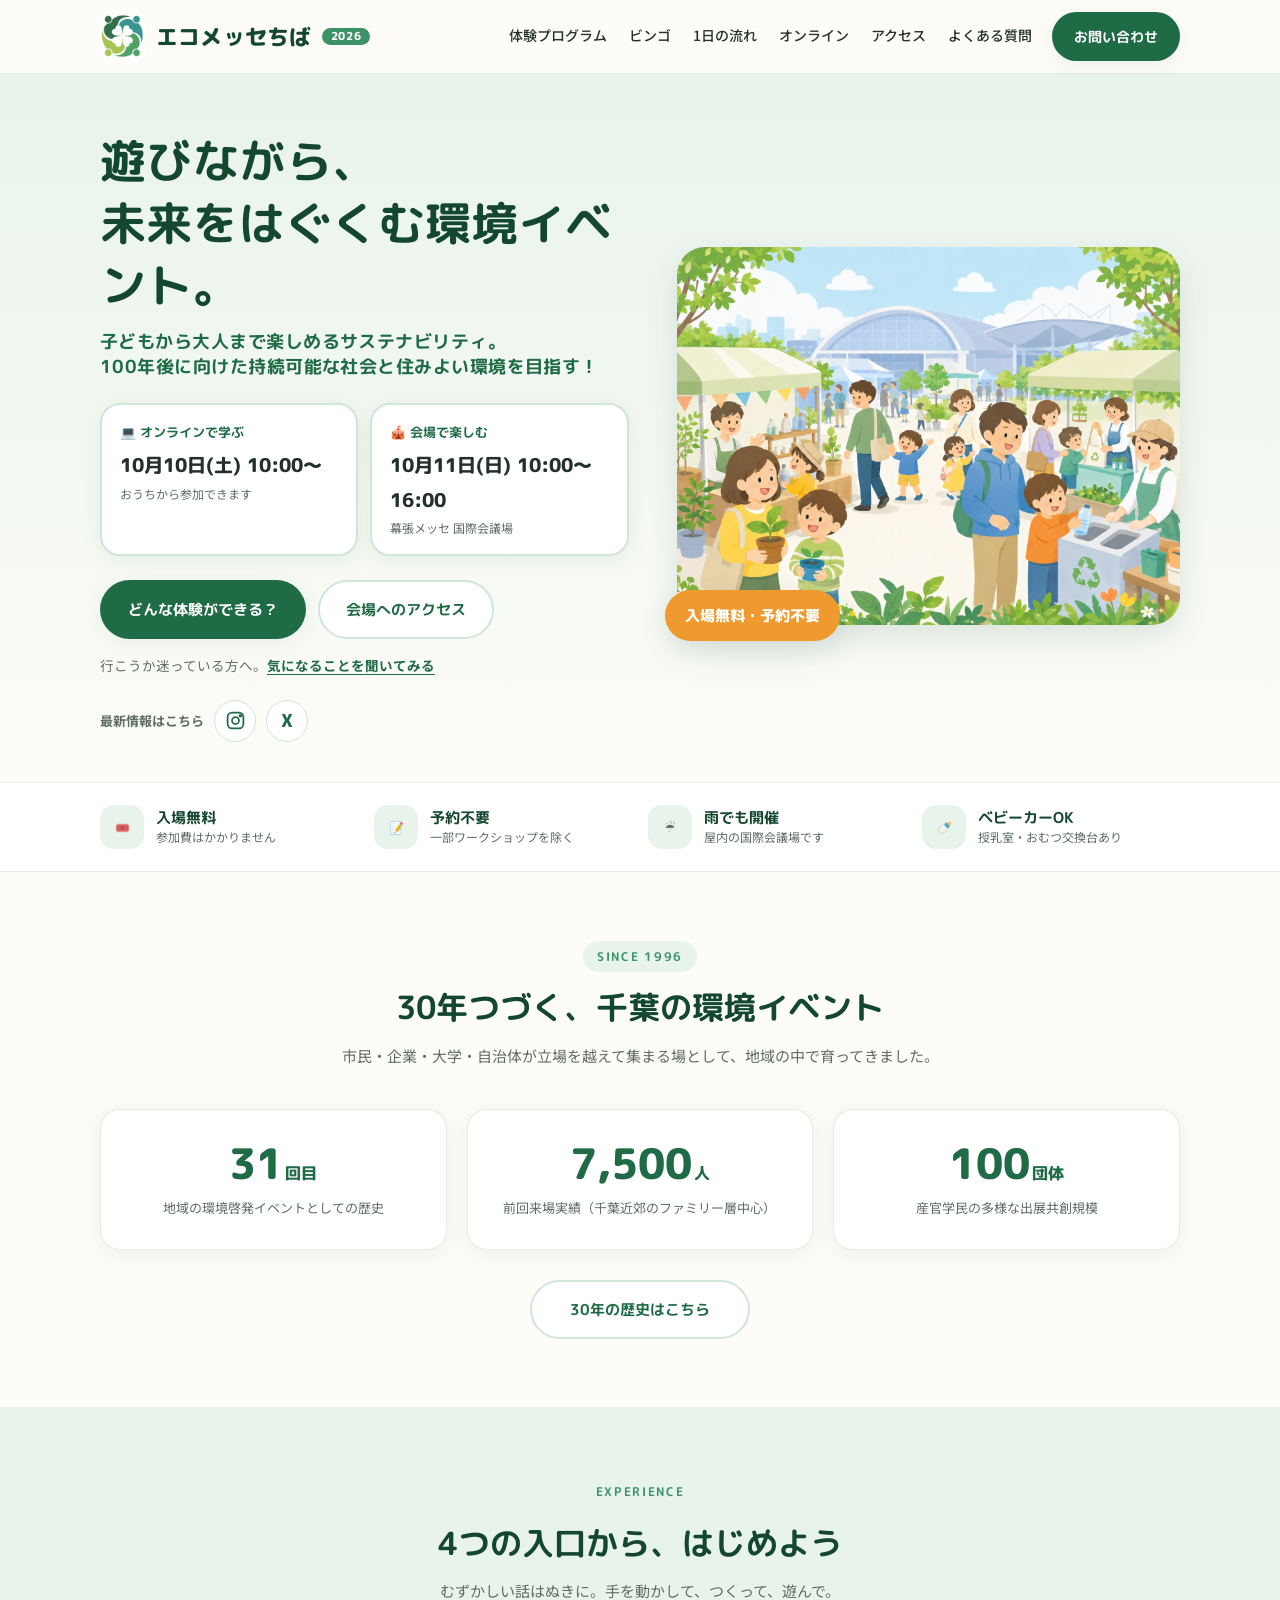
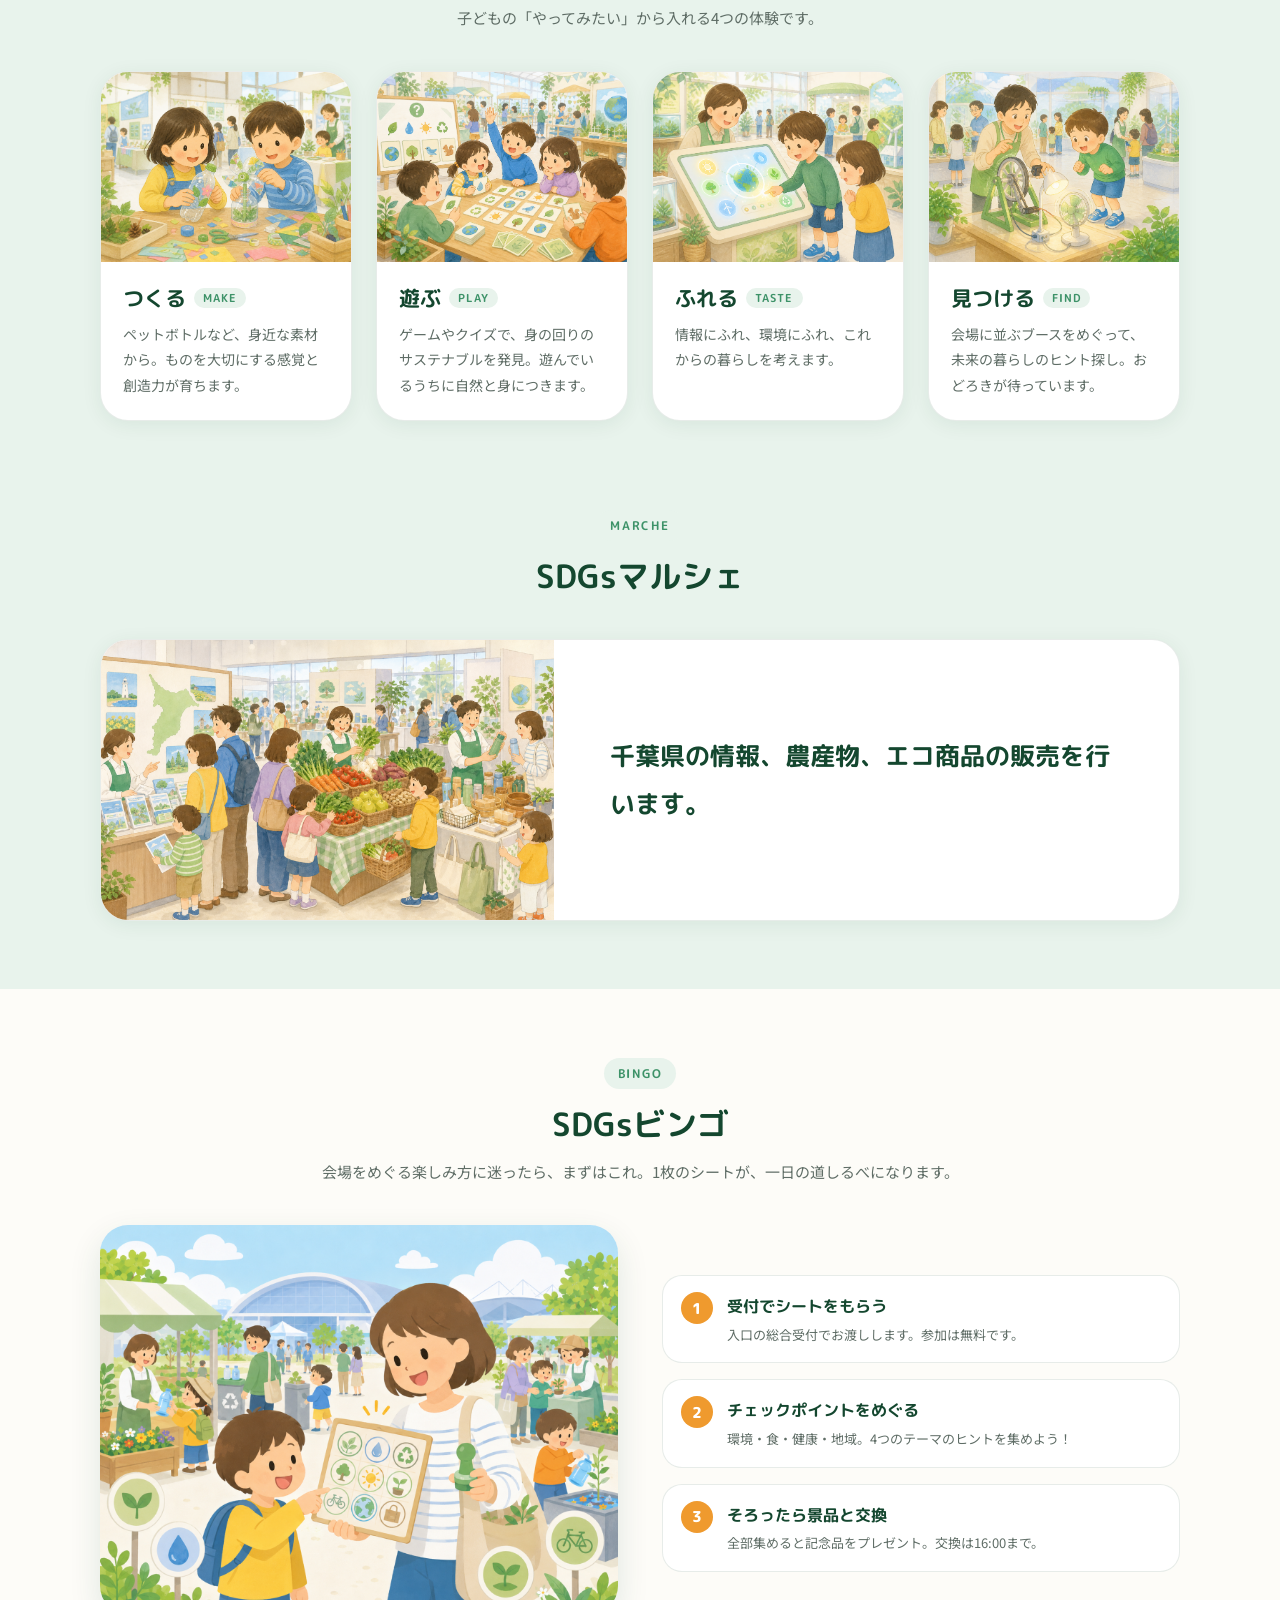
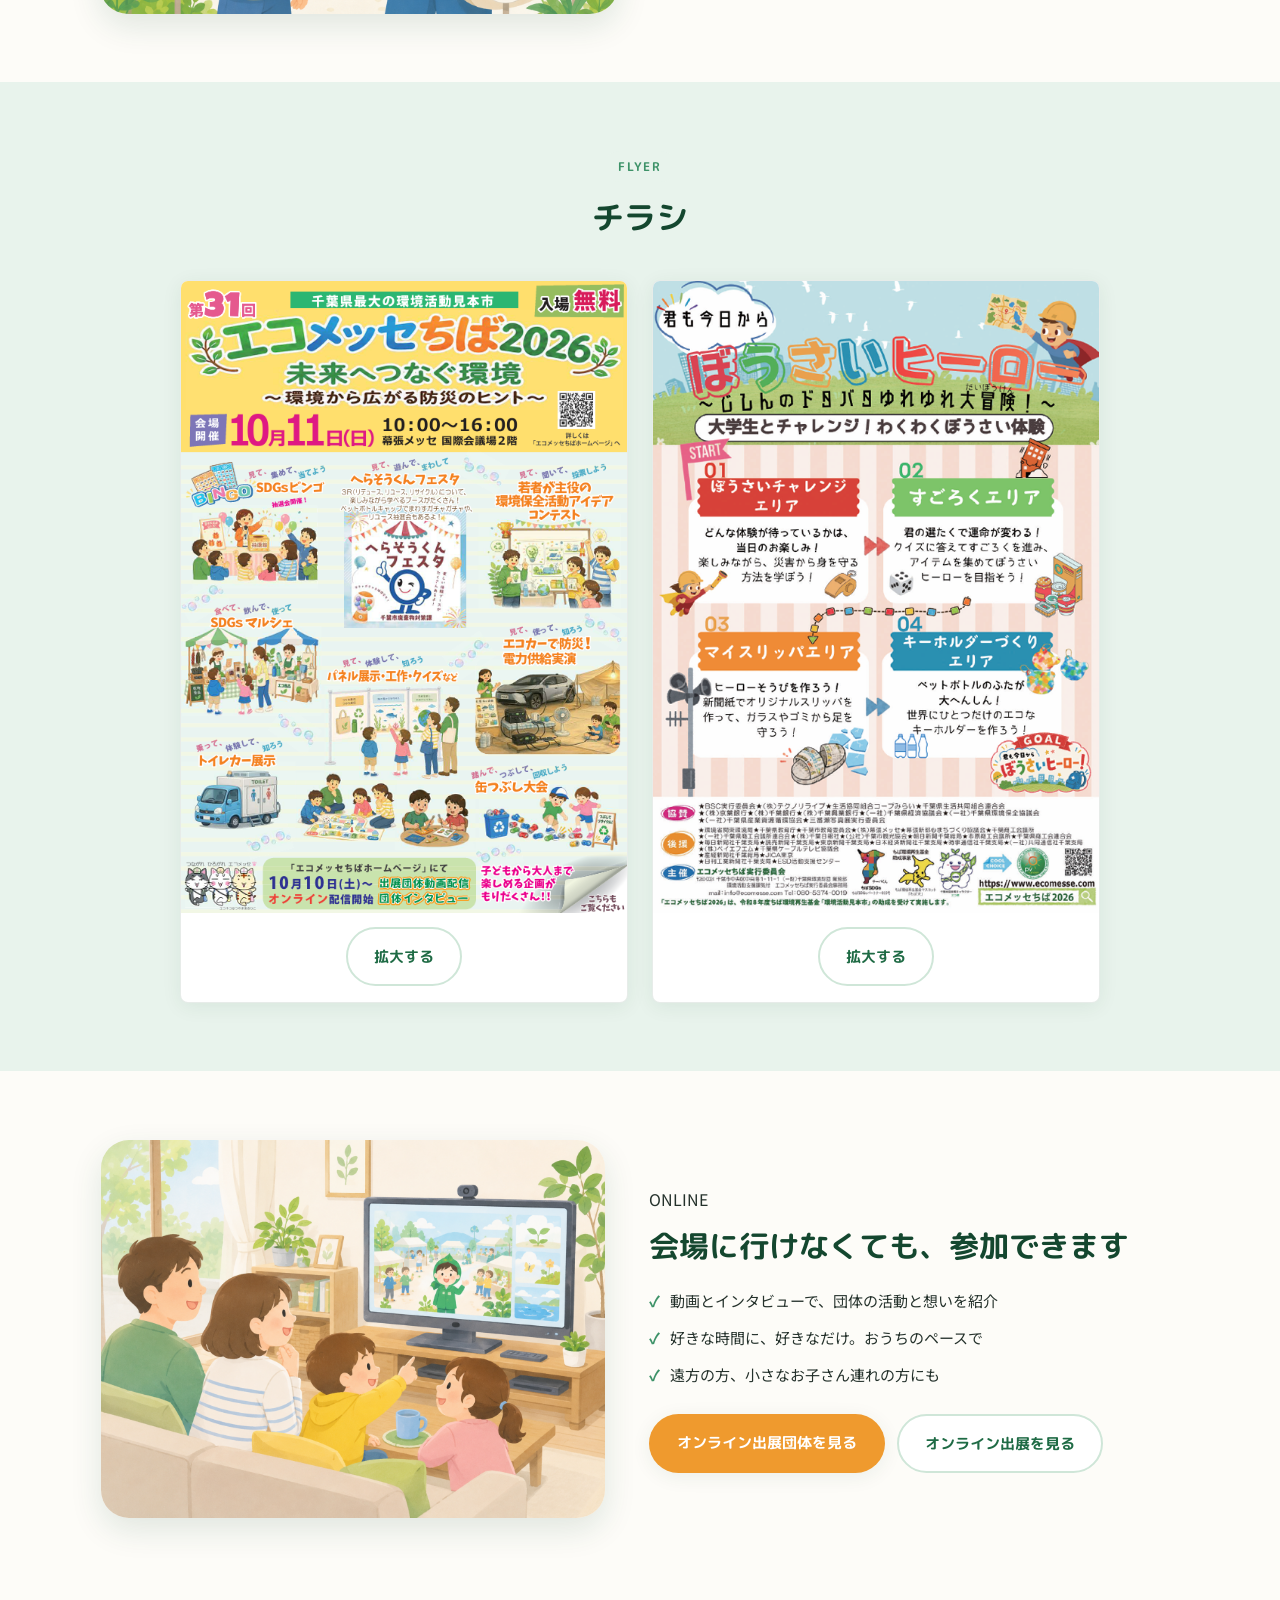
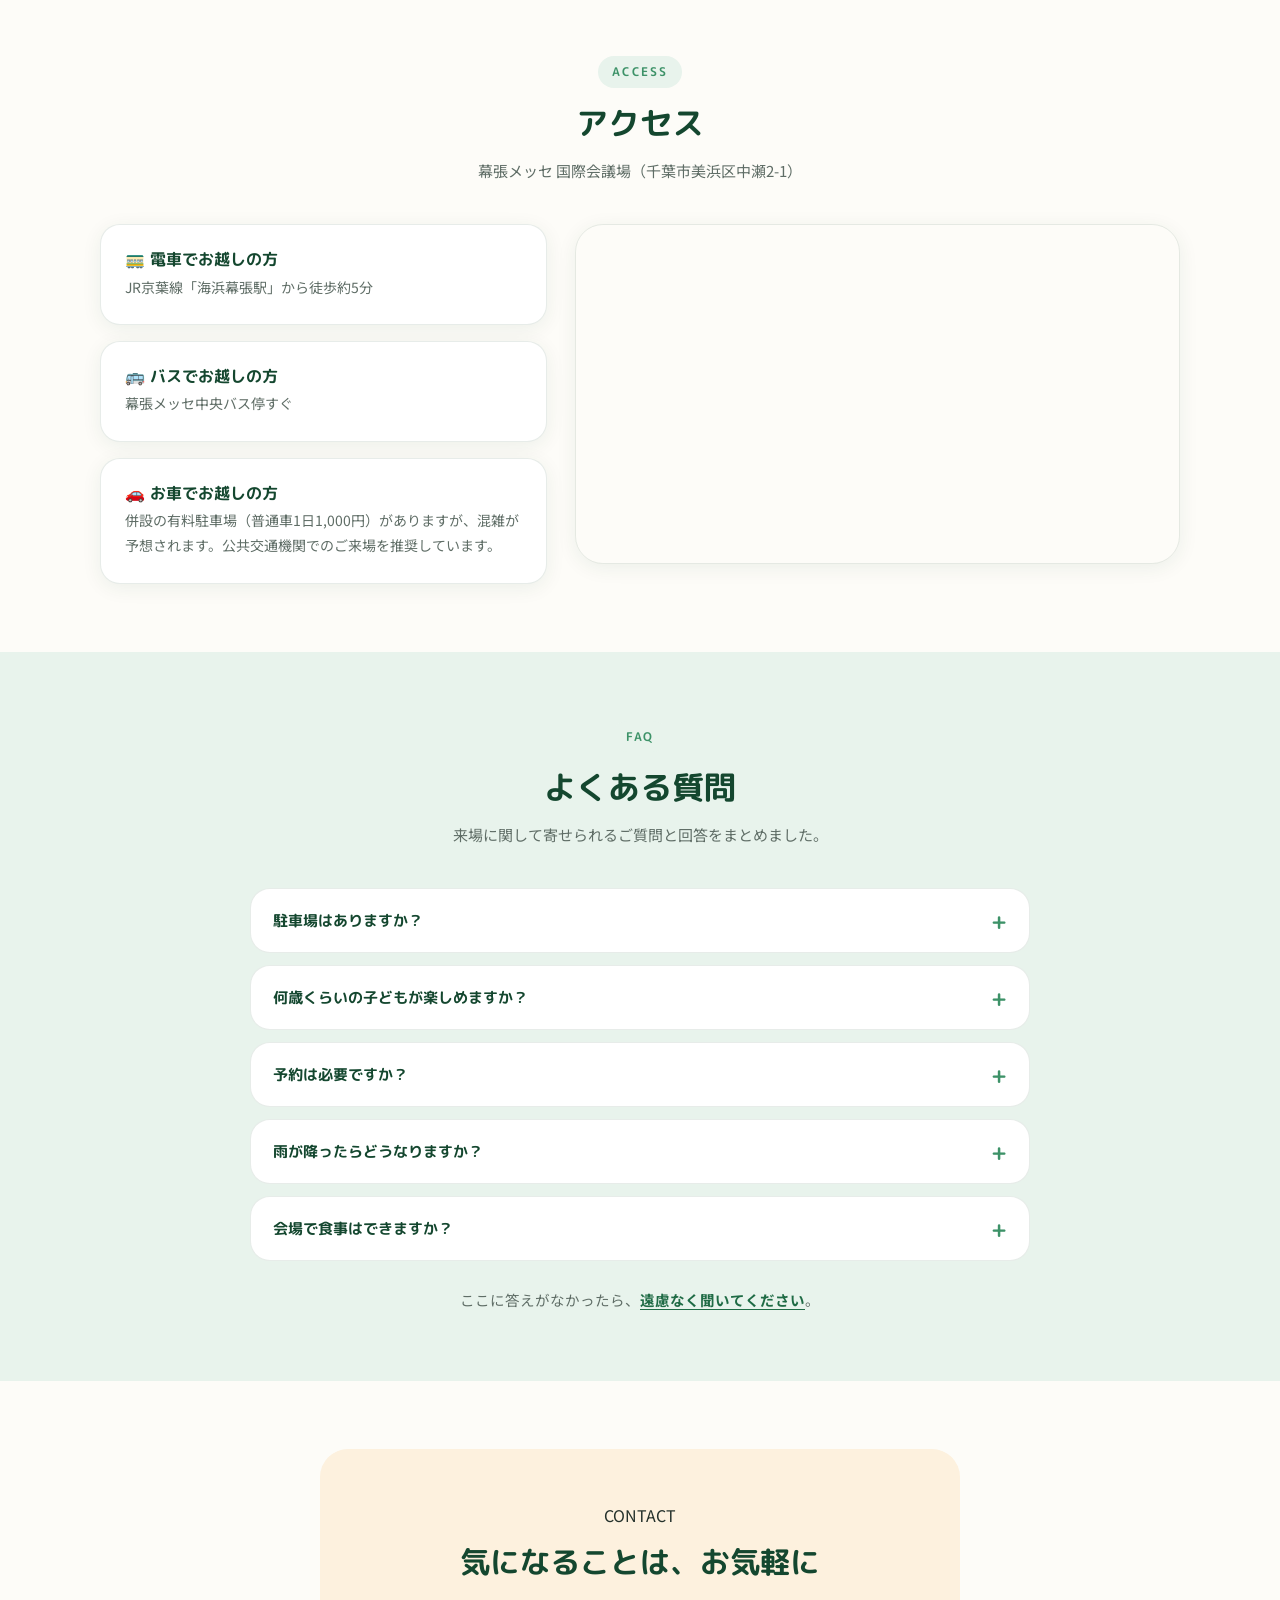
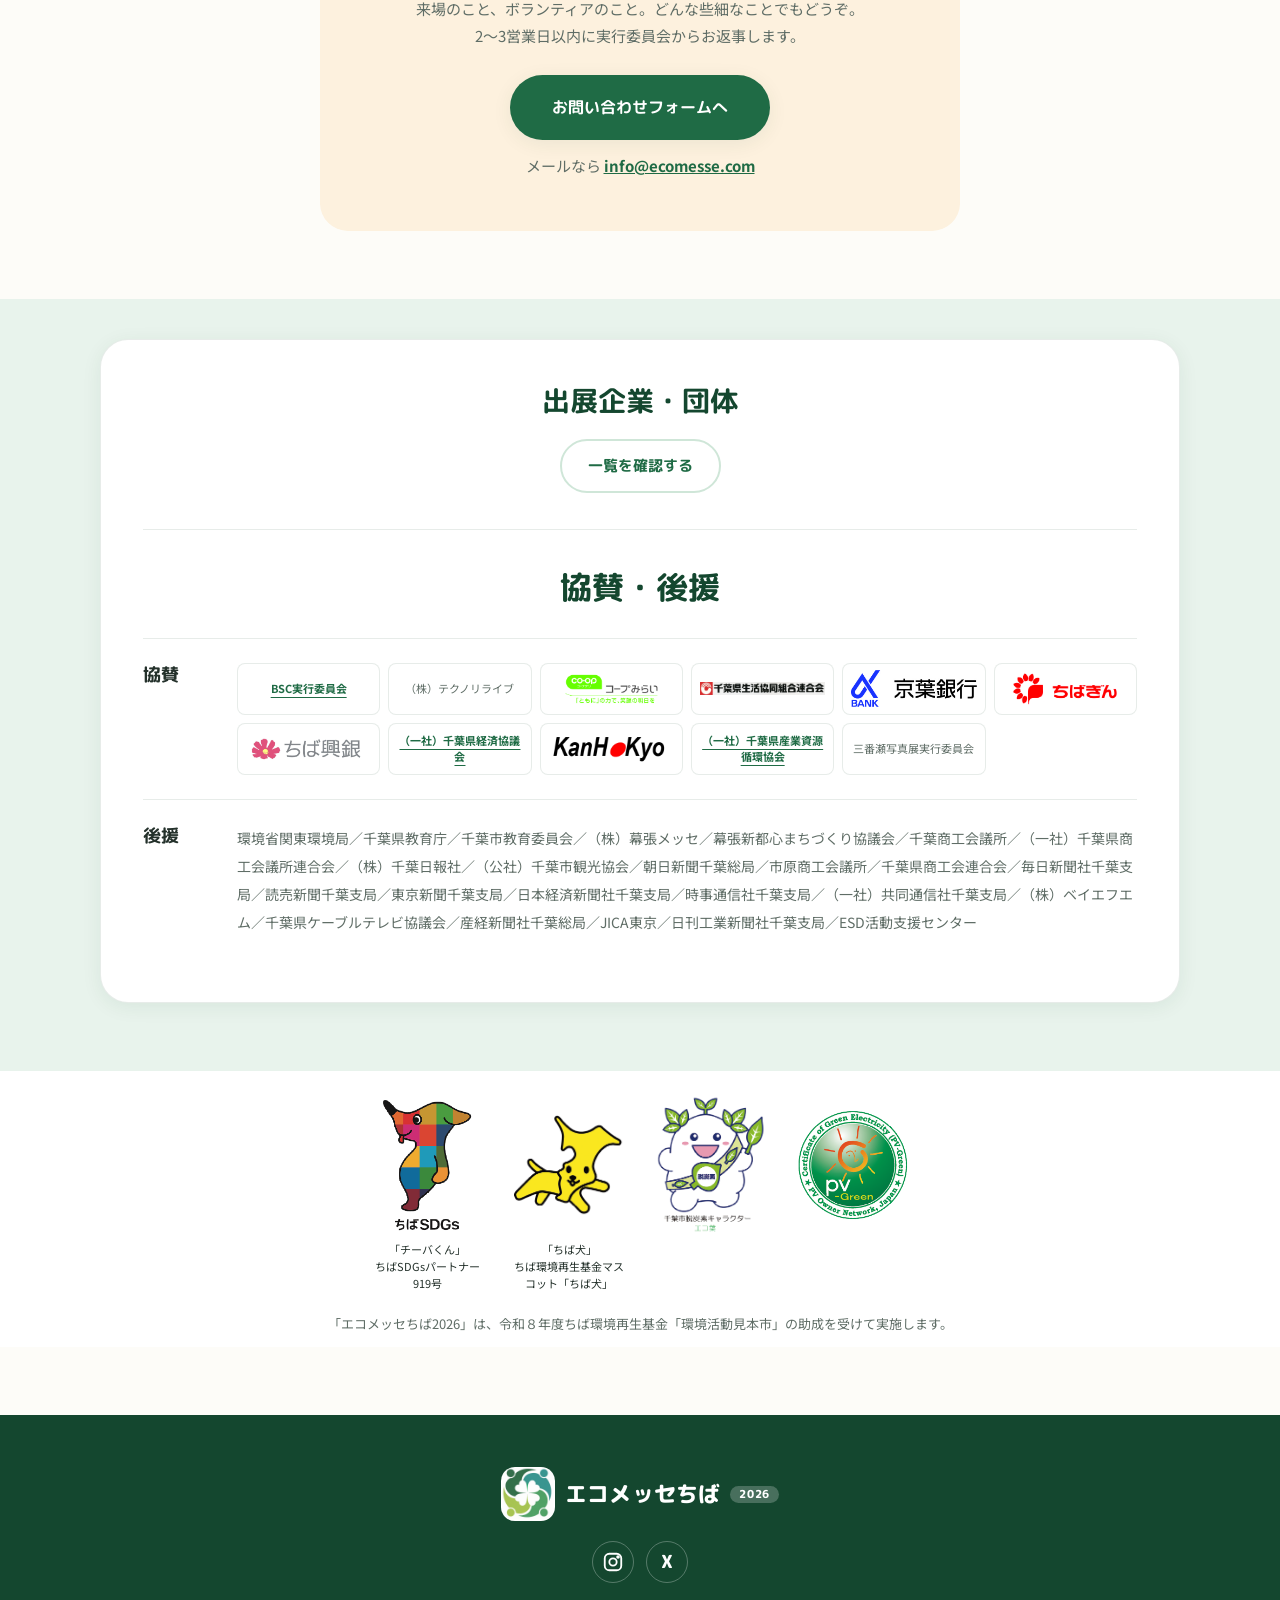
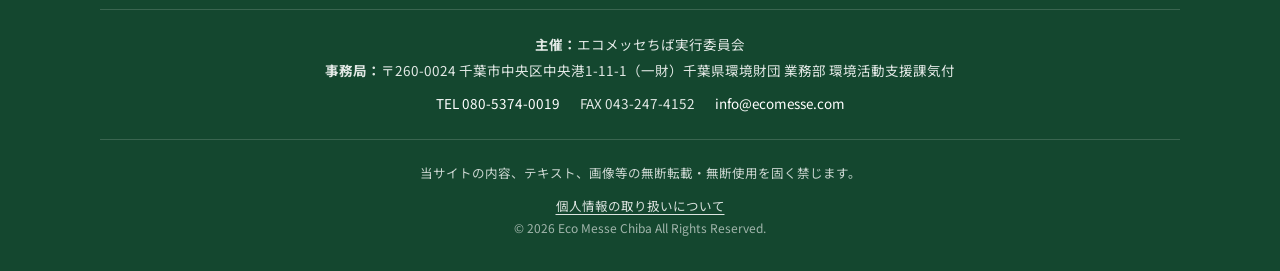
<file: index.html>
<!doctype html>
<html lang="ja">
<head>
  <meta charset="utf-8">
  <meta name="viewport" content="width=device-width, initial-scale=1">
  <meta name="robots" content="index,follow">
  <title>エコメッセちば2026｜みんなで体験するサステナブルな未来</title>
  <meta name="description" content="10月11日(日)幕張メッセ国際会議場。入場無料・予約不要・雨天決行。つくる／遊ぶ／ふれあう／見つけるの4つの体験で、みんなでサステナブルな暮らしのヒントに出会えます。">
  <link rel="canonical" href="https://ecomesse.com/">

  <!-- ===== OGP（FacebookなどのSNSでシェアされたときの見え方） =====
       ※ og:url と og:image は「公開先の絶対URL」が必要です。
          公開URLが決まったら、この2つを差し替えてください。 -->
  <meta property="og:type" content="website">
  <meta property="og:site_name" content="エコメッセちば2026">
  <meta property="og:locale" content="ja_JP">
  <meta property="og:title" content="みんなで体験するサステナブルな未来｜エコメッセちば2026">
  <meta property="og:description" content="10月11日(日)幕張メッセ国際会議場。入場無料・予約不要・雨でも開催。つくる／遊ぶ／ふれあう／見つけるの4つの体験で、みんなでサステナブルな暮らしのヒントに出会えます。">
  <meta property="og:url" content="https://ecomesse.com/">
  <meta property="og:image" content="https://ecomesse.com/images/ogp_x_card.png">
  <meta property="og:image:width" content="1200">
  <meta property="og:image:height" content="630">
  <meta property="og:image:alt" content="エコメッセちば2026 遊びながら、未来をはぐくむ。10月11日(日)幕張メッセ国際会議場 入場無料">

  <!-- ===== X（旧Twitter）カード ===== -->
  <meta name="twitter:card" content="summary_large_image">
  <meta name="twitter:site" content="@ecomessechiba">
  <meta name="twitter:title" content="みんなで体験するサステナブルな未来｜エコメッセちば2026">
  <meta name="twitter:description" content="10月11日(日)幕張メッセ国際会議場。入場無料・予約不要・雨でも開催。みんなで楽しむ4つの体験。">
  <meta name="twitter:image" content="https://ecomesse.com/images/ogp_x_card.png">
  <meta name="twitter:image:alt" content="エコメッセちば2026 遊びながら、未来をはぐくむ。10月11日(日)幕張メッセ国際会議場 入場無料">

  <!-- ===== ファビコン（ロゴから生成） ===== -->
  <link rel="icon" href="images/favicon.ico?v=3">
  <link rel="icon" type="image/png" sizes="32x32" href="images/favicon-32-v2.png?v=3">
  <link rel="icon" type="image/png" sizes="512x512" href="images/favicon-512-v2.png?v=3">
  <link rel="apple-touch-icon" sizes="180x180" href="images/favicon-180-v2.png?v=3">
  <meta name="theme-color" content="#1f6b45">

  <link rel="preconnect" href="https://fonts.googleapis.com">
  <link rel="preconnect" href="https://fonts.gstatic.com" crossorigin>
  <link href="https://fonts.googleapis.com/css2?family=M+PLUS+Rounded+1c:wght@500;700;800&family=Noto+Sans+JP:wght@400;500;700&display=swap" rel="stylesheet">
  <link rel="stylesheet" href="kuro.css">
</head>
<body>

  <!-- ===== ヘッダー ===== -->
  <header class="site-header">
    <div class="wrap header-inner">
      <a class="logo" href="#top">
        <img class="logo-img" src="images/ecomesse_logo_mark_v2.png" alt="">
        <span class="logo-name">エコメッセちば</span>
        <em class="logo-year">2026</em>
      </a>
      <nav class="nav">
        <a href="#experience">体験プログラム</a>
        <a href="#bingo">ビンゴ</a>
        <a href="#schedule">1日の流れ</a>
        <a href="#online">オンライン</a>
        <a href="#access">アクセス</a>
        <a href="#faq">よくある質問</a>
      </nav>
      <a class="btn btn-main header-cta" href="contact.html">お問い合わせ</a>

      <!-- モバイルメニュー：JSを使わず details で開閉 -->
      <details class="menu-drawer">
        <summary aria-label="メニューを開く"></summary>
        <div class="menu-panel">
          <a href="#experience">体験プログラム</a>
          <a href="#bingo">ビンゴ</a>
          <a href="#schedule">1日の流れ</a>
          <a href="#online">オンライン</a>
          <a href="#access">アクセス</a>
          <a href="#faq">よくある質問</a>
          <a href="contact.html">お問い合わせ</a>
        </div>
      </details>
    </div>
  </header>

  <main id="top">

    <!-- ===== ヒーロー ===== -->
    <section class="hero">
      <div class="wrap hero-grid">
        <div>
          <h1>
            遊びながら、<br>未来をはぐくむ環境イベント。
            <span class="sub">子どもから大人まで楽しめるサステナビリティ。<br>100年後に向けた持続可能な社会と住みよい環境を目指す！</span>
          </h1>

          <div class="date-cards">
            <div class="date-card">
              <p class="label">💻 オンラインで学ぶ</p>
              <p class="day">10月10日(土) 10:00〜</p>
              <p class="place">おうちから参加できます</p>
            </div>
            <div class="date-card">
              <p class="label">🎪 会場で楽しむ</p>
              <p class="day">10月11日(日) 10:00〜16:00</p>
              <p class="place">幕張メッセ 国際会議場</p>
            </div>
          </div>

          <div class="hero-actions">
            <a class="btn btn-main" href="#experience">どんな体験ができる？</a>
            <a class="btn btn-sub" href="#access">会場へのアクセス</a>
          </div>

          <p class="hero-ask">
            行こうか迷っている方へ。<a href="contact.html">気になることを聞いてみる</a>
          </p>

          <div class="hero-sns">
            <span class="label">最新情報はこちら</span>
            <a class="sns-btn" href="https://www.instagram.com/ecomessechiba_official" target="_blank" rel="noopener" aria-label="Instagram">
              <svg width="21" height="21" viewBox="0 0 24 24" aria-hidden="true" fill="none" stroke="currentColor" stroke-width="2">
                <rect x="3" y="3" width="18" height="18" rx="5"></rect>
                <circle cx="12" cy="12" r="4"></circle>
                <circle cx="17.5" cy="6.5" r="1"></circle>
              </svg>
            </a>
            <a class="sns-btn" href="https://x.com/ecomessechiba" target="_blank" rel="noopener" aria-label="X">X</a>
          </div>
        </div>

        <div class="hero-art">
          <img src="images/01_eco_festival_main.png" alt="幕張メッセの会場で、親子がブースをめぐって楽しむ様子">
          <p class="hero-badge">入場無料・予約不要</p>
        </div>
      </div>
    </section>

    <!-- ===== 安心バッジ帯 ===== -->
    <section class="assure">
      <div class="wrap assure-grid">
        <div class="assure-item">
          <span class="assure-icon" aria-hidden="true">🎟️</span>
          <span><b>入場無料</b><span>参加費はかかりません</span></span>
        </div>
        <div class="assure-item">
          <span class="assure-icon" aria-hidden="true">📝</span>
          <span><b>予約不要</b><span>一部ワークショップを除く</span></span>
        </div>
        <div class="assure-item">
          <span class="assure-icon" aria-hidden="true">☔</span>
          <span><b>雨でも開催</b><span>屋内の国際会議場です</span></span>
        </div>
        <div class="assure-item">
          <span class="assure-icon" aria-hidden="true">🍼</span>
          <span><b>ベビーカーOK</b><span>授乳室・おむつ交換台あり</span></span>
        </div>
      </div>
    </section>

    <!-- ===== 実績 ===== -->
    <section class="section">
      <div class="wrap">
        <div class="section-head">
          <span class="eyebrow">SINCE 1996</span>
          <h2>30年つづく、千葉の環境イベント</h2>
          <p>市民・企業・大学・自治体が立場を越えて集まる場として、地域の中で育ってきました。</p>
        </div>
        <!-- ※公開前に正式な最新数値へ差し替え -->
        <div class="stats">
          <div class="stat">
            <strong>31<span>回目</span></strong>
            <p>地域の環境啓発イベントとしての歴史</p>
          </div>
          <div class="stat">
            <strong>7,500<span>人</span></strong>
            <p>前回来場実績（千葉近郊のファミリー層中心）</p>
          </div>
          <div class="stat">
            <strong>100<span>団体</span></strong>
            <p>産官学民の多様な出展共創規模</p>
          </div>
        </div>
        <div class="history-link">
          <a class="btn btn-sub" href="documents/ecomesse-30th-report-2025.pdf" data-preview="pdf" data-preview-title="2025エコメッセちば報告書 30年のあゆみ">30年の歴史はこちら</a>
        </div>
      </div>
    </section>

    <!-- ===== 4つの体験 ===== -->
    <section class="section section-soft" id="experience">
      <div class="wrap">
        <div class="section-head">
          <span class="eyebrow">EXPERIENCE</span>
          <h2>4つの入口から、はじめよう</h2>
          <p>むずかしい話はぬきに。手を動かして、つくって、遊んで。<br>子どもの「やってみたい」から入れる4つの体験です。</p>
        </div>

        <div class="exp-grid">
          <button class="exp-card" type="button" data-category="つくる" aria-pressed="false" aria-controls="exhibitor-directory">
            <img src="images/01_make_pet_bottle_event.png" alt="ペットボトルなどの身近な素材を使った工作体験">
            <div class="exp-body">
              <h3>つくる <em>MAKE</em></h3>
              <p>ペットボトルなど、身近な素材から。ものを大切にする感覚と創造力が育ちます。</p>
            </div>
          </button>

          <button class="exp-card" type="button" data-category="遊ぶ" aria-pressed="false" aria-controls="exhibitor-directory">
            <img src="images/02_play_card_quiz_event.png" alt="カードやクイズを通じて楽しく学ぶ体験">
            <div class="exp-body">
              <h3>遊ぶ <em>PLAY</em></h3>
              <p>ゲームやクイズで、身の回りのサステナブルを発見。遊んでいるうちに自然と身につきます。</p>
            </div>
          </button>

          <button class="exp-card" type="button" data-category="ふれあう" aria-pressed="false" aria-controls="exhibitor-directory">
            <img src="images/04_touch_exhibit_panel.png" alt="展示パネルを見て情報や環境にふれる体験">
            <div class="exp-body">
              <h3>ふれる <em>TASTE</em></h3>
              <p>情報にふれ、環境にふれ、これからの暮らしを考えます。</p>
            </div>
          </button>

          <button class="exp-card" type="button" data-category="見つける" aria-pressed="false" aria-controls="exhibitor-directory">
            <img src="images/05_eco_machine_surprise.png" alt="エコな仕組みや機械を見つける体験">
            <div class="exp-body">
              <h3>見つける <em>FIND</em></h3>
              <p>会場に並ぶブースをめぐって、未来の暮らしのヒント探し。おどろきが待っています。</p>
            </div>
          </button>
        </div>

        <div class="exhibitor-directory" id="exhibitor-directory" hidden>
          <div class="exhibitor-directory-head">
            <span class="eyebrow">EXHIBITORS</span>
            <h3><span id="selected-category"></span>の出展者</h3>
            <p id="exhibitor-count"></p>
          </div>
          <div class="exhibitor-grid" id="exhibitor-grid" aria-live="polite"></div>
          <div class="exhibitor-close-wrap">
            <button class="btn btn-sub exhibitor-close" id="exhibitor-close" type="button">閉じる</button>
          </div>
        </div>
      </div>
    </section>

    <!-- ===== SDGsマルシェ ===== -->
    <section class="section section-soft marche-section" id="marche">
      <div class="wrap">
        <div class="section-head">
          <span class="eyebrow">MARCHE</span>
          <h2>SDGsマルシェ</h2>
        </div>
        <button class="marche-card" id="marche-toggle" type="button" aria-pressed="false" aria-controls="marche-directory">
          <img src="images/04_sdgs_marche_indoor-v2.png" alt="屋内会場に千葉県の農産物やエコ商品が並ぶSDGsマルシェ">
          <div class="marche-card-body">
            <p>千葉県の情報、農産物、エコ商品の販売を行います。</p>
          </div>
        </button>
        <div class="marche-directory" id="marche-directory" hidden>
          <div class="exhibitor-directory-head">
            <span class="eyebrow">MARCHE EXHIBITORS</span>
            <h3>SDGsマルシェの出展者</h3>
            <p>10団体の出展情報</p>
          </div>
          <div class="marche-exhibitor-grid" id="marche-exhibitor-grid" aria-live="polite"></div>
          <div class="exhibitor-close-wrap">
            <button class="btn btn-sub exhibitor-close" id="marche-close" type="button">閉じる</button>
          </div>
        </div>
      </div>
    </section>

    <!-- ===== ビンゴ ===== -->
    <section class="section" id="bingo">
      <div class="wrap">
        <div class="section-head">
          <span class="eyebrow">BINGO</span>
          <h2>SDGsビンゴ</h2>
          <p>会場をめぐる楽しみ方に迷ったら、まずはこれ。1枚のシートが、一日の道しるべになります。</p>
        </div>

        <div class="bingo">
          <img src="images/06_eco_game_area.png" alt="親子でサステナブルビンゴを楽しむ様子">
          <div>
            <div class="steps">
              <div class="step">
                <span class="step-no">1</span>
                <div>
                  <b>受付でシートをもらう</b>
                  <p>入口の総合受付でお渡しします。参加は無料です。</p>
                </div>
              </div>
              <div class="step">
                <span class="step-no">2</span>
                <div>
                  <b>チェックポイントをめぐる</b>
                  <p>環境・食・健康・地域。4つのテーマのヒントを集めよう！</p>
                </div>
              </div>
              <div class="step">
                <span class="step-no">3</span>
                <div>
                  <b>そろったら景品と交換</b>
                  <p>全部集めると記念品をプレゼント。交換は16:00まで。</p>
                </div>
              </div>
            </div>
          </div>
        </div>
      </div>
    </section>

    <!-- ===== チラシ ===== -->
    <section class="section section-soft" id="schedule">
      <div class="wrap">
        <div class="section-head">
          <span class="eyebrow">FLYER</span>
          <h2>チラシ</h2>
        </div>
        <div class="flyer-grid">
          <article class="flyer-page">
            <img src="images/fiyer-main.png" alt="2026開催チラシ メイン" loading="lazy">
            <a class="btn btn-sub flyer-zoom" href="images/fiyer-main.png" data-preview="image" data-preview-title="2026開催チラシ メイン">拡大する</a>
          </article>
          <article class="flyer-page">
            <img src="images/furaiyaer-sub.png" alt="2026開催チラシ サブ" loading="lazy">
            <a class="btn btn-sub flyer-zoom" href="images/furaiyaer-sub.png" data-preview="image" data-preview-title="2026開催チラシ サブ">拡大する</a>
          </article>
        </div>
      </div>
    </section>

    <!-- ===== オンライン ===== -->
    <section class="section" id="online">
      <div class="wrap">
        <div class="online-grid online-card">
          <img src="images/07_online_event_family.png" alt="家族でタブレットを見ながらオンライン企画を楽しむ様子">
          <div>
            <span class="eyebrow">ONLINE</span>
            <h2>会場に行けなくても、参加できます</h2>
            <ul class="tick">
              <li>動画とインタビューで、団体の活動と想いを紹介</li>
              <li>好きな時間に、好きなだけ。おうちのペースで</li>
              <li>遠方の方、小さなお子さん連れの方にも</li>
            </ul>
            <div class="online-actions">
              <button class="btn btn-sun" id="online-toggle" type="button" aria-pressed="false" aria-controls="online-directory">オンライン出展団体を見る</button>
              <a class="btn btn-sub" href="https://ecomesse.com/online/">オンライン出展を見る</a>
            </div>
          </div>
        </div>
        <div class="marche-directory" id="online-directory" hidden>
          <div class="exhibitor-directory-head">
            <span class="eyebrow">ONLINE EXHIBITORS</span>
            <h3>オンライン出展団体</h3>
            <p>7団体の活動情報</p>
          </div>
          <div class="marche-exhibitor-grid" id="online-exhibitor-grid" aria-live="polite"></div>
          <div class="exhibitor-close-wrap">
            <button class="btn btn-sub exhibitor-close" id="online-close" type="button">閉じる</button>
          </div>
        </div>
      </div>
    </section>

    <!-- ===== アクセス ===== -->
    <section class="section" id="access">
      <div class="wrap">
        <div class="section-head">
          <span class="eyebrow">ACCESS</span>
          <h2>アクセス</h2>
          <p>幕張メッセ 国際会議場（千葉市美浜区中瀬2-1）</p>
        </div>

        <div class="access-grid">
          <div>
            <div class="access-card">
              <h4>🚃 電車でお越しの方</h4>
              <p>JR京葉線「海浜幕張駅」から徒歩約5分</p>
            </div>
            <div class="access-card">
              <h4>🚌 バスでお越しの方</h4>
              <p>幕張メッセ中央バス停すぐ</p>
            </div>
            <div class="access-card">
              <h4>🚗 お車でお越しの方</h4>
              <p>併設の有料駐車場（普通車1日1,000円）がありますが、混雑が予想されます。公共交通機関でのご来場を推奨しています。</p>
            </div>
          </div>
          <div class="map">
            <iframe src="https://www.google.com/maps/embed?pb=!1m14!1m8!1m3!1d12969.039240912904!2d140.036906!3d35.6468568!3m2!1i1024!2i768!4f13.1!3m3!1m2!1s0x602281004db7b8f5%3A0x2e0be2da854d60ca!2z5bmV5by144Oh44OD44K75Zu96Zqb5Lya6K2w5aC0!5e0!3m2!1sja!2sjp!4v1788975206798!5m2!1sja!2sjp" title="幕張メッセ国際会議場のGoogleマップ" allowfullscreen loading="lazy" referrerpolicy="strict-origin-when-cross-origin"></iframe>
          </div>
        </div>
      </div>
    </section>

    <!-- ===== FAQ（details なのでJS不要） ===== -->
    <section class="section section-soft" id="faq">
      <div class="wrap">
        <div class="section-head">
          <span class="eyebrow">FAQ</span>
          <h2>よくある質問</h2>
          <p>来場に関して寄せられるご質問と回答をまとめました。</p>
        </div>

        <div class="faq-list">
          <details class="faq">
            <summary>駐車場はありますか？</summary>
            <div class="faq-body">幕張メッセ併設の有料駐車場（普通車1日1,000円）がございますが、混雑が予想されるため、公共交通機関でのご来場を推奨しております。</div>
          </details>
          <details class="faq">
            <summary>何歳くらいの子どもが楽しめますか？</summary>
            <div class="faq-body">未就学のお子さんから小学生を中心に、大人の方まで楽しめる内容です。ベビーカーのまま入場でき、授乳室・おむつ交換台もご用意しています。</div>
          </details>
          <details class="faq">
            <summary>予約は必要ですか？</summary>
            <div class="faq-body">入場は無料で、事前予約も不要です。ただし一部の特別体験型ワークショップのみ、当日会場での受付や整理券配布を行う場合があります。</div>
          </details>
          <details class="faq">
            <summary>雨が降ったらどうなりますか？</summary>
            <div class="faq-body">屋内（国際会議場）での開催となるため、雨天時でも通常どおり開催いたします。</div>
          </details>
          <details class="faq">
            <summary>会場で食事はできますか？</summary>
            <div class="faq-body">再入場は自由です。会場周辺の飲食店もご利用いただけます。会場内の飲食スペースについては、決まりしだいお知らせします。</div>
          </details>
        </div>

        <p class="faq-after">
          ここに答えがなかったら、<a href="contact.html">遠慮なく聞いてください</a>。
        </p>
      </div>
    </section>

    <!-- ===== お問い合わせ（フォームは別ページ） ===== -->
    <section class="section" id="contact">
      <div class="wrap">
        <div class="contact-cta">
          <span class="eyebrow">CONTACT</span>
          <h2>気になることは、お気軽に</h2>
          <p>来場のこと、ボランティアのこと。どんな些細なことでもどうぞ。<br>2〜3営業日以内に実行委員会からお返事します。</p>
          <div class="contact-cta-actions">
            <a class="btn btn-main contact-cta-btn" href="contact.html">お問い合わせフォームへ</a>
          </div>
          <p class="contact-cta-alt">メールなら <a href="mailto:info@ecomesse.com">info@ecomesse.com</a></p>
        </div>
      </div>
    </section>

    <section class="section section-soft supporters-section" aria-labelledby="supporters-title">
      <div class="wrap">
        <div class="supporters-container">
          <div class="supporters-exhibitors">
            <h2>出展企業・団体</h2>
            <div class="exhibitor-list-action">
              <button class="btn btn-sub" id="exhibitor-list-toggle" type="button" aria-expanded="false" aria-controls="exhibitor-name-list">一覧を確認する</button>
            </div>
            <div class="exhibitor-name-list" id="exhibitor-name-list" hidden>
              <p id="exhibitor-name-list-content"></p>
              <div class="exhibitor-name-list-close">
                <button class="btn btn-sub" id="exhibitor-name-list-close" type="button">✕ 閉じる</button>
              </div>
            </div>
          </div>
          <h2 id="supporters-title">協賛・後援</h2>
          <div class="supporters-group">
            <h3>協賛</h3>
            <div class="supporters-content">
              <div class="supporters-list" aria-label="協賛団体一覧">
                <a class="supporter-name" href="https://sdgs-creation.com/" target="_blank" rel="noopener noreferrer">BSC実行委員会</a>
                <span class="supporter-name">（株）テクノリライブ</span>
                <a class="supporter-logo" href="https://mirai.coopnet.or.jp/" target="_blank" rel="noopener noreferrer" aria-label="生活協同組合コープみらいのホームページへ">
                  <img src="images/ロゴ_コープみらい.jpg" alt="生活協同組合コープみらい">
                </a>
                <a class="supporter-logo" href="https://www.chiba-kenren.jp/" target="_blank" rel="noopener noreferrer" aria-label="千葉県生活協同組合連合会のホームページへ">
                  <img src="images/ロゴ_千葉県生活協同組合.jpg" alt="千葉県生活協同組合連合会">
                </a>
                <a class="supporter-logo" href="https://www.keiyobank.co.jp/" target="_blank" rel="noopener noreferrer" aria-label="（株）京葉銀行のホームページへ">
                  <img src="images/ロゴ_京葉銀行.jpg" alt="（株）京葉銀行">
                </a>
                <a class="supporter-logo" href="https://www.chibabank.co.jp/" target="_blank" rel="noopener noreferrer" aria-label="（株）千葉銀行のホームページへ">
                  <img src="images/ロゴ_千葉銀行.jpg" alt="（株）千葉銀行">
                </a>
                <a class="supporter-logo" href="https://www.chibakogyo-bank.co.jp/" target="_blank" rel="noopener noreferrer" aria-label="（株）千葉興業銀行のホームページへ">
                  <img src="images/ロゴ_千葉興業銀行.jpg" alt="（株）千葉興業銀行">
                </a>
                <a class="supporter-name" href="http://www.chiba-keizaikyo.jp/" target="_blank" rel="noopener noreferrer">（一社）千葉県経済協議会</a>
                <a class="supporter-logo" href="https://www.chibakanhokyo.com/" target="_blank" rel="noopener noreferrer" aria-label="（一社）千葉県環境保全協議会のホームページへ">
                  <img src="images/ロゴ_千葉県環境保全協議会.png" alt="（一社）千葉県環境保全協議会">
                </a>
                <a class="supporter-name" href="https://chiba-sanpai.or.jp/" target="_blank" rel="noopener noreferrer">（一社）千葉県産業資源循環協会</a>
                <span class="supporter-name">三番瀬写真展実行委員会</span>
              </div>
            </div>
          </div>
          <div class="supporters-group">
            <h3>後援</h3>
            <p>環境省関東環境局／千葉県教育庁／千葉市教育委員会／（株）幕張メッセ／幕張新都心まちづくり協議会／千葉商工会議所／（一社）千葉県商工会議所連合会／（株）千葉日報社／（公社）千葉市観光協会／朝日新聞千葉総局／市原商工会議所／千葉県商工会連合会／毎日新聞社千葉支局／読売新聞千葉支局／東京新聞千葉支局／日本経済新聞社千葉支局／時事通信社千葉支局／（一社）共同通信社千葉支局／（株）ベイエフエム／千葉県ケーブルテレビ協議会／産経新聞社千葉総局／JICA東京／日刊工業新聞社千葉支局／ESD活動支援センター</p>
          </div>
        </div>
      </div>
    </section>

  </main>

  <dialog class="preview-dialog" id="preview-dialog" aria-labelledby="preview-title">
    <div class="preview-dialog-head">
      <h2 id="preview-title"></h2>
      <button class="btn btn-sub preview-dialog-close" id="preview-close" type="button" aria-label="プレビューを閉じる">× 閉じる</button>
    </div>
    <div class="preview-dialog-body">
      <iframe id="preview-frame" title="資料プレビュー" hidden></iframe>
      <img id="preview-image" alt="" hidden>
    </div>
  </dialog>

  <div class="footer-characters" aria-label="エコメッセちば応援キャラクター">
    <div class="wrap footer-characters-inner">
      <figure class="footer-character">
        <img src="images/SDGsチーバくん.png" alt="SDGsチーバくん">
        <figcaption>「チーバくん」<br>ちばSDGsパートナー919号</figcaption>
      </figure>
      <figure class="footer-character">
        <img src="images/ちば犬.png" alt="ちば犬">
        <figcaption>「ちば犬」<br>ちば環境再生基金マスコット「ちば犬」</figcaption>
      </figure>
      <figure class="footer-character">
        <img src="images/エコ葉.png" alt="エコ葉">
      </figure>
      <figure class="footer-character">
        <img src="images/PVgreen.png" alt="PV Green">
      </figure>
    </div>
    <p class="wrap footer-characters-grant">「エコメッセちば2026」は、令和８年度ちば環境再生基金「環境活動見本市」の助成を受けて実施します。</p>
  </div>

  <!-- ===== フッター ===== -->
  <footer>
    <div class="wrap">
      <a class="logo" href="#top">
        <img class="logo-img" src="images/ecomesse_logo_mark_v2.png" alt="">
        <span class="logo-name">エコメッセちば</span>
        <em class="logo-year">2026</em>
      </a>

      <div class="footer-sns">
        <a class="sns-btn" href="https://www.instagram.com/ecomessechiba_official" target="_blank" rel="noopener" aria-label="Instagram">
          <svg width="22" height="22" viewBox="0 0 24 24" aria-hidden="true" fill="none" stroke="currentColor" stroke-width="2">
            <rect x="3" y="3" width="18" height="18" rx="5"></rect>
            <circle cx="12" cy="12" r="4"></circle>
            <circle cx="17.5" cy="6.5" r="1"></circle>
          </svg>
        </a>
        <a class="sns-btn" href="https://x.com/ecomessechiba" target="_blank" rel="noopener" aria-label="X">X</a>
      </div>

      <div class="footer-info">
        <p><strong>主催：</strong>エコメッセちば実行委員会</p>
        <p><strong>事務局：</strong>〒260-0024 千葉市中央区中央港1-11-1（一財）千葉県環境財団 業務部 環境活動支援課気付</p>
        <div class="footer-links">
          <a href="tel:08053740019">TEL 080-5374-0019</a>
          <span>FAX 043-247-4152</span>
          <a href="mailto:info@ecomesse.com">info@ecomesse.com</a>
        </div>
      </div>

      <div class="footer-bottom">
        <p class="footer-notice">当サイトの内容、テキスト、画像等の無断転載・無断使用を固く禁じます。</p>
        <p><a class="footer-privacy" href="privacy.html">個人情報の取り扱いについて</a></p>
        <p>&copy; 2026 Eco Messe Chiba All Rights Reserved.</p>
      </div>
    </div>
  </footer>

  <!-- モバイル固定バー -->
  <div class="mobile-bar">
    <a class="btn btn-sub" href="#access">アクセス</a>
    <a class="btn btn-sub" href="#experience">体験を見る</a>
    <a class="btn btn-main" href="contact.html">相談する</a>
  </div>

  <script src="exhibitors-data.js"></script>
  <script src="exhibitor-links.js"></script>
  <script src="marche-data.js"></script>
  <script src="online-data.js"></script>
  <script src="exhibitors.js"></script>
  <script src="preview.js"></script>
</body>
</html>
</file>
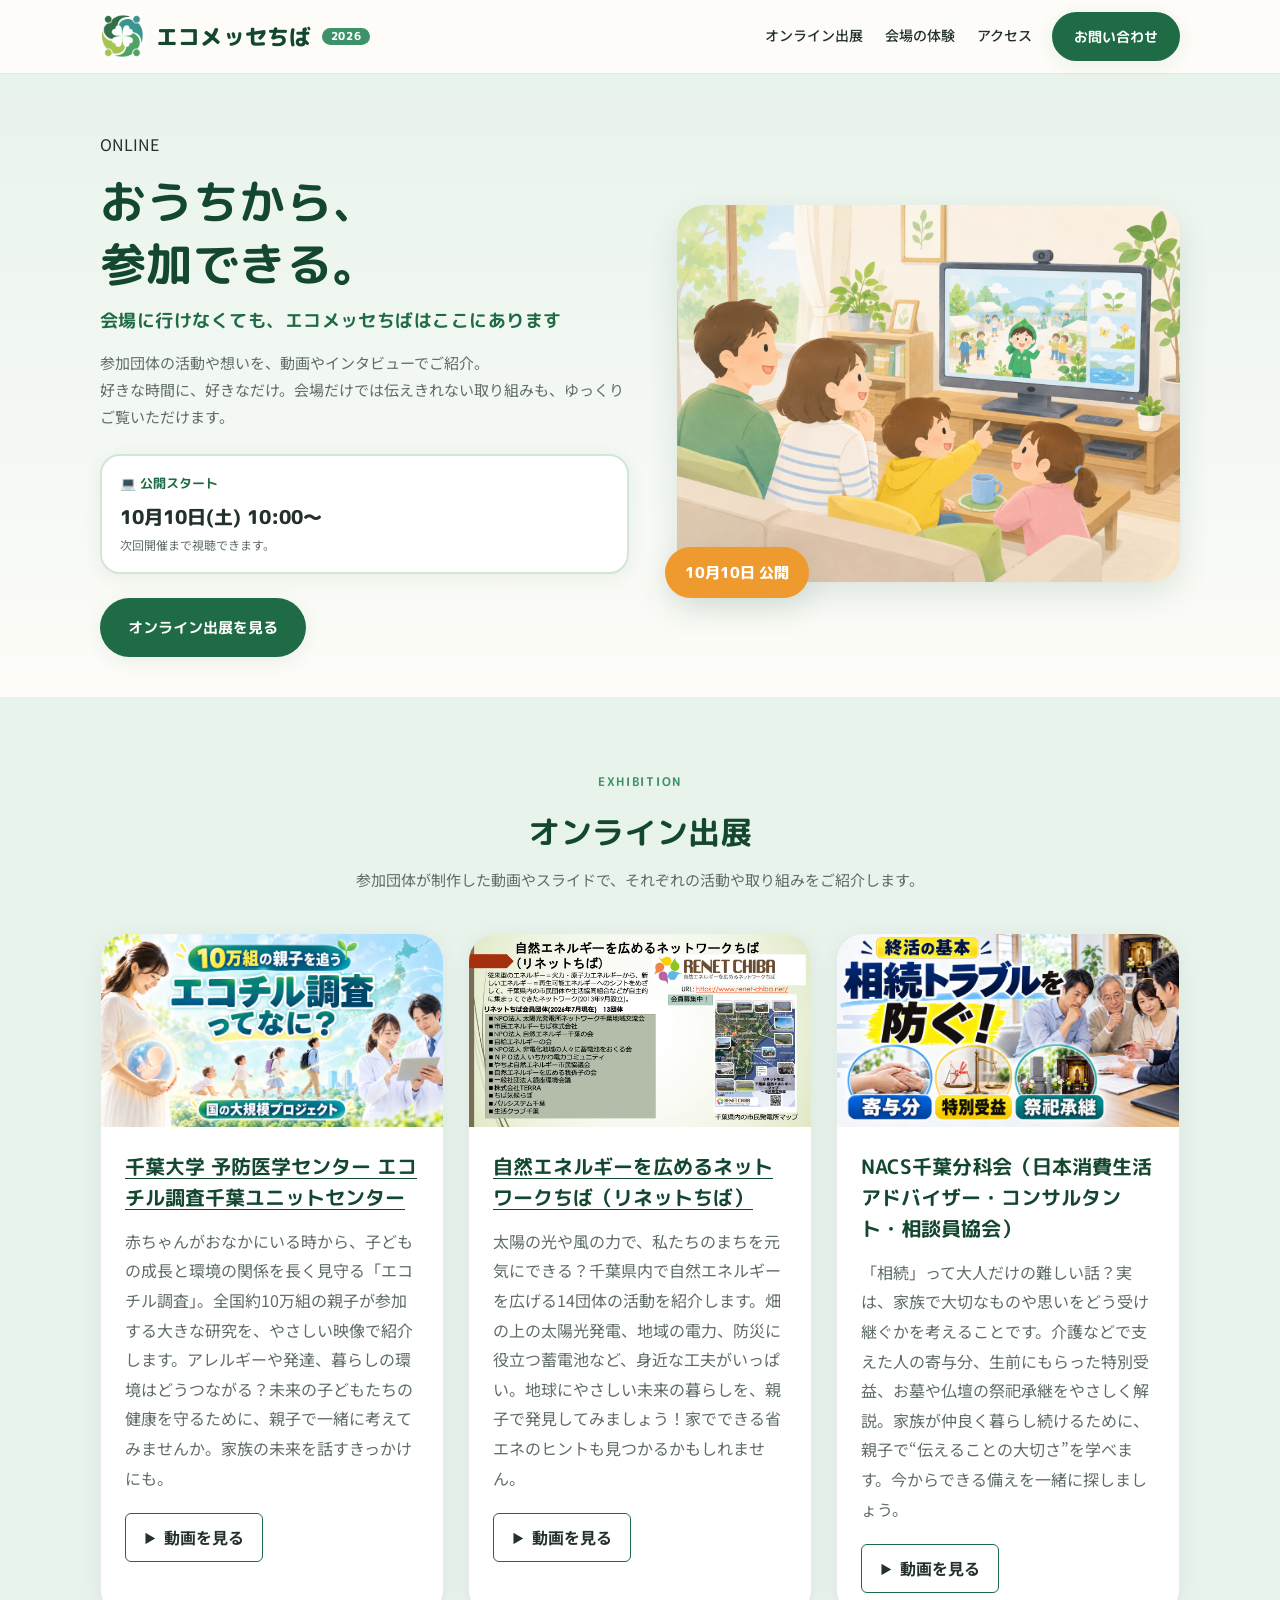
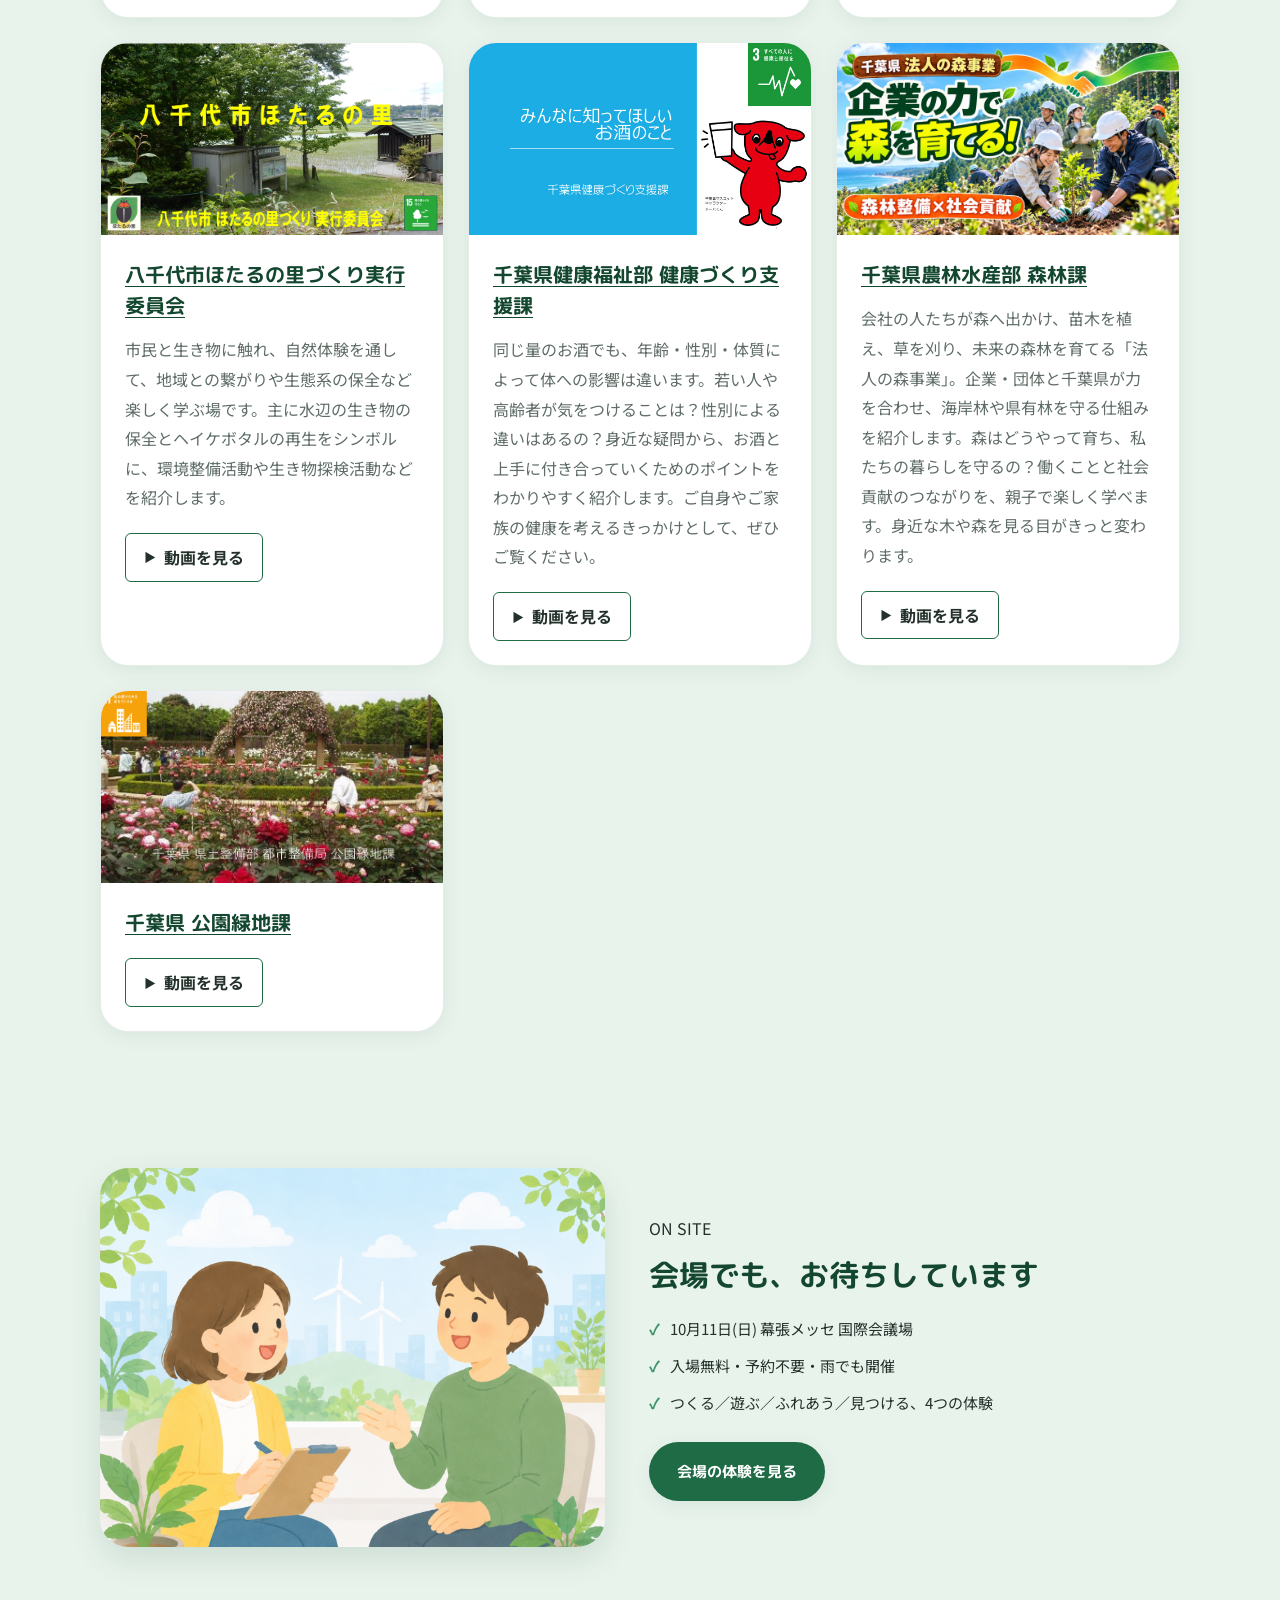
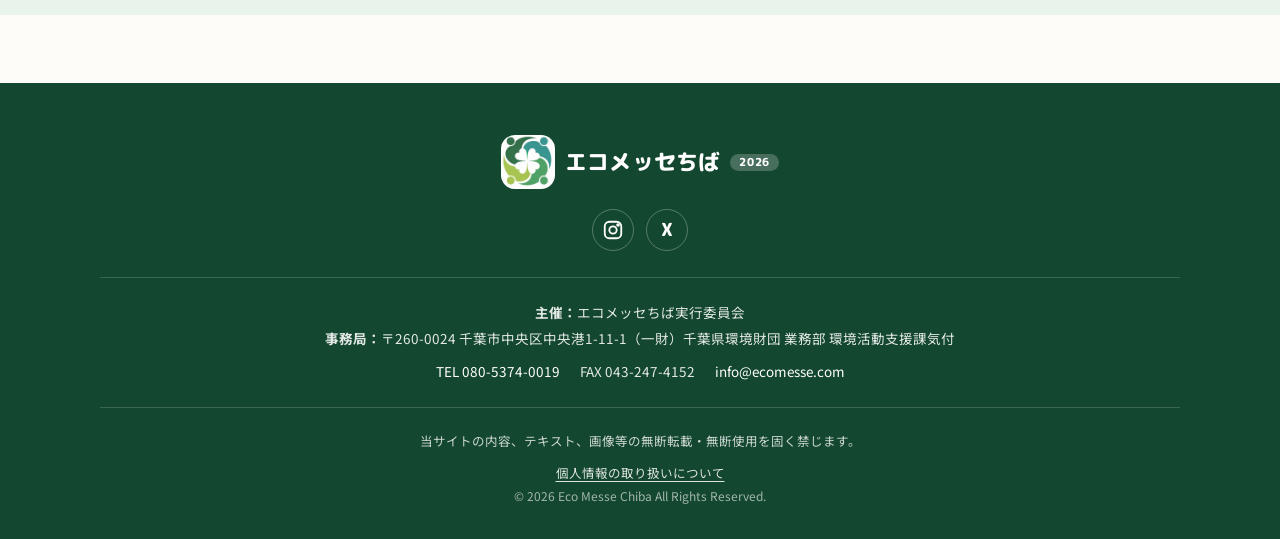
<file: online/index.html>
<!doctype html>
<html lang="ja">
<head>
  <meta charset="utf-8">
  <meta name="viewport" content="width=device-width, initial-scale=1">
  <meta name="robots" content="noindex,nofollow">
  <title>オンライン企画｜エコメッセちば2026</title>
  <meta name="description" content="会場に来られなくても参加できる。参加団体の活動を、動画やインタビューでおうちからゆっくりご覧いただけます。10月10日(土)公開。">
  <link rel="canonical" href="https://ecomesse.com/online/">
  <meta property="og:type" content="website">
  <meta property="og:site_name" content="エコメッセちば2026">
  <meta property="og:title" content="オンライン企画｜エコメッセちば2026">
  <meta property="og:description" content="おうちから、参加できる。参加団体の活動や想いを、動画でゆっくりご覧いただけます。">
  <meta property="og:url" content="https://ecomesse.com/online/">
  <meta property="og:image" content="https://ecomesse.com/images/ogp_online_2026.png">
  <meta property="og:image:width" content="1200">
  <meta property="og:image:height" content="630">
  <meta property="og:image:alt" content="エコメッセちば2026 オンライン企画 おうちから、参加できる。">
  <meta name="twitter:card" content="summary_large_image">
  <meta name="twitter:title" content="オンライン企画｜エコメッセちば2026">
  <meta name="twitter:description" content="おうちから、参加できる。参加団体の活動や想いを、動画でゆっくりご覧いただけます。">
  <meta name="twitter:image" content="https://ecomesse.com/images/ogp_online_2026.png">
  <link rel="icon" href="../images/favicon-512-v2.png" sizes="any">
  <link rel="icon" type="image/png" sizes="32x32" href="../images/favicon-32-v2.png">
  <link rel="apple-touch-icon" sizes="180x180" href="../images/favicon-180-v2.png">
  <meta name="theme-color" content="#1f6b45">
  <link rel="preconnect" href="https://fonts.googleapis.com">
  <link rel="preconnect" href="https://fonts.gstatic.com" crossorigin>
  <link href="https://fonts.googleapis.com/css2?family=M+PLUS+Rounded+1c:wght@500;700;800&family=Noto+Sans+JP:wght@400;500;700&display=swap" rel="stylesheet">
  <link rel="stylesheet" href="../kuro.css">
</head>
<body class="subpage">

  <header class="site-header">
    <div class="wrap header-inner">
      <a class="logo" href="../index.html">
        <img class="logo-img" src="../images/ecomesse_logo_mark_v2.png" alt="">
        <span class="logo-name">エコメッセちば</span>
        <em class="logo-year">2026</em>
      </a>
      <nav class="nav">
        <a href="#exhibition">オンライン出展</a>
        <a href="../index.html#experience">会場の体験</a>
        <a href="../index.html#access">アクセス</a>
      </nav>
      <a class="btn btn-main header-cta" href="../contact.html">お問い合わせ</a>

      <details class="menu-drawer">
        <summary aria-label="メニューを開く"></summary>
        <div class="menu-panel">
          <a href="#exhibition">オンライン出展</a>
          <a href="../index.html#experience">会場の体験</a>
          <a href="../index.html#access">アクセス</a>
          <a href="../contact.html">お問い合わせ</a>
          <a href="../index.html">トップページ</a>
        </div>
      </details>
    </div>
  </header>

  <main id="top">

    <!-- ===== ヒーロー ===== -->
    <section class="hero">
      <div class="wrap hero-grid">
        <div>
          <span class="eyebrow">ONLINE</span>
          <h1 style="margin-top:12px;">
            おうちから、<br>参加できる。
            <span class="sub">会場に行けなくても、エコメッセちばはここにあります</span>
          </h1>
          <p class="hero-lead">
            参加団体の活動や想いを、動画やインタビューでご紹介。<br>
            好きな時間に、好きなだけ。会場だけでは伝えきれない取り組みも、ゆっくりご覧いただけます。
          </p>

          <div class="date-cards">
            <div class="date-card">
              <p class="label">💻 公開スタート</p>
              <p class="day">10月10日(土) 10:00〜</p>
              <p class="place">次回開催まで視聴できます。</p>
            </div>
          </div>

          <div class="hero-actions">
            <a class="btn btn-main" href="#exhibition">オンライン出展を見る</a>
          </div>
        </div>

        <div class="hero-art">
          <img src="../images/07_online_event_family.png" alt="家族でテレビを見ながらオンライン企画を楽しむ様子">
          <p class="hero-badge">10月10日 公開</p>
        </div>
      </div>
    </section>

    <!-- ===== オンライン出展 ===== -->
    <section class="section section-soft" id="exhibition">
      <div class="wrap">
        <div class="section-head">
          <span class="eyebrow">EXHIBITION</span>
          <h2>オンライン出展</h2>
          <p>参加団体が制作した動画やスライドで、それぞれの活動や取り組みをご紹介します。</p>
        </div>

        <div class="online-grid-cards" id="online-exhibitor-cards"></div>
      </div>
    </section>

    <!-- ===== 会場へも ===== -->
    <section class="section section-soft">
      <div class="wrap online-grid">
        <img src="../images/09_interview_nature.png" alt="自然の中で子どもたちが観察をする様子">
        <div>
          <span class="eyebrow">ON SITE</span>
          <h2 style="font-size:clamp(23px,3vw,30px); margin-top:12px;">会場でも、お待ちしています</h2>
          <ul class="tick">
            <li>10月11日(日) 幕張メッセ 国際会議場</li>
            <li>入場無料・予約不要・雨でも開催</li>
            <li>つくる／遊ぶ／ふれあう／見つける、4つの体験</li>
          </ul>
          <a class="btn btn-main" href="../index.html#experience">会場の体験を見る</a>
        </div>
      </div>
    </section>

  </main>

  <footer>
    <div class="wrap">
      <a class="logo" href="../index.html">
        <img class="logo-img" src="../images/ecomesse_logo_mark_v2.png" alt="">
        <span class="logo-name">エコメッセちば</span>
        <em class="logo-year">2026</em>
      </a>
      <div class="footer-sns">
        <a class="sns-btn" href="https://www.instagram.com/ecomessechiba_official" target="_blank" rel="noopener" aria-label="Instagram">
          <svg width="22" height="22" viewBox="0 0 24 24" aria-hidden="true" fill="none" stroke="currentColor" stroke-width="2">
            <rect x="3" y="3" width="18" height="18" rx="5"></rect>
            <circle cx="12" cy="12" r="4"></circle>
            <circle cx="17.5" cy="6.5" r="1"></circle>
          </svg>
        </a>
        <a class="sns-btn" href="https://x.com/ecomessechiba" target="_blank" rel="noopener" aria-label="X">X</a>
      </div>
      <div class="footer-info">
        <p><strong>主催：</strong>エコメッセちば実行委員会</p>
        <p><strong>事務局：</strong>〒260-0024 千葉市中央区中央港1-11-1（一財）千葉県環境財団 業務部 環境活動支援課気付</p>
        <div class="footer-links">
          <a href="tel:08053740019">TEL 080-5374-0019</a>
          <span>FAX 043-247-4152</span>
          <a href="mailto:info@ecomesse.com">info@ecomesse.com</a>
        </div>
      </div>
      <div class="footer-bottom">
        <p class="footer-notice">当サイトの内容、テキスト、画像等の無断転載・無断使用を固く禁じます。</p>
        <p><a class="footer-privacy" href="../privacy.html">個人情報の取り扱いについて</a></p>
        <p>&copy; 2026 Eco Messe Chiba All Rights Reserved.</p>
      </div>
    </div>
  </footer>

  <div class="mobile-bar">
    <a class="btn btn-sub" href="../index.html">トップ</a>
    <a class="btn btn-sub" href="#exhibition">出展を見る</a>
    <a class="btn btn-main" href="../contact.html">相談する</a>
  </div>

  <script src="../online-data.js"></script>
  <script>
    (() => {
      const container = document.getElementById("online-exhibitor-cards");
      const exhibitors = window.ECOMESSE_ONLINE_EXHIBITORS || [];

      exhibitors.forEach((exhibitor) => {
        const card = document.createElement("article");
        card.className = "online-exhibitor-card";

        if (exhibitor.image) {
          const media = exhibitor.videoUrl ? document.createElement("a") : document.createElement("div");
          media.className = "online-exhibitor-media";
          if (exhibitor.videoUrl) {
            media.href = exhibitor.videoUrl;
            media.target = "_blank";
            media.rel = "noopener";
            media.setAttribute("aria-label", `${exhibitor.name}の動画を見る`);
          }
          const image = document.createElement("img");
          image.src = `../images/${exhibitor.image}`;
          image.alt = `${exhibitor.name}の動画サムネイル`;
          image.loading = "lazy";
          media.appendChild(image);
          card.appendChild(media);
        } else {
          const placeholder = document.createElement("div");
          placeholder.className = "online-exhibitor-placeholder";
          placeholder.textContent = "コンテンツ準備中";
          card.appendChild(placeholder);
        }

        const body = document.createElement("div");
        body.className = "online-exhibitor-body";
        const heading = document.createElement("h3");
        if (exhibitor.websiteUrl) {
          const website = document.createElement("a");
          website.href = exhibitor.websiteUrl;
          website.target = "_blank";
          website.rel = "noopener";
          website.textContent = exhibitor.name;
          heading.appendChild(website);
        } else {
          heading.textContent = exhibitor.name;
        }
        body.appendChild(heading);

        if (exhibitor.description) {
          const description = document.createElement("p");
          description.textContent = exhibitor.description;
          body.appendChild(description);
        }

        if (exhibitor.videoUrl) {
          const video = document.createElement("a");
          video.className = "online-video-link";
          video.href = exhibitor.videoUrl;
          video.target = "_blank";
          video.rel = "noopener";
          video.textContent = "動画を見る";
          body.appendChild(video);
        }

        card.appendChild(body);
        container.appendChild(card);
      });
    })();
  </script>

</body>
</html>
</file>
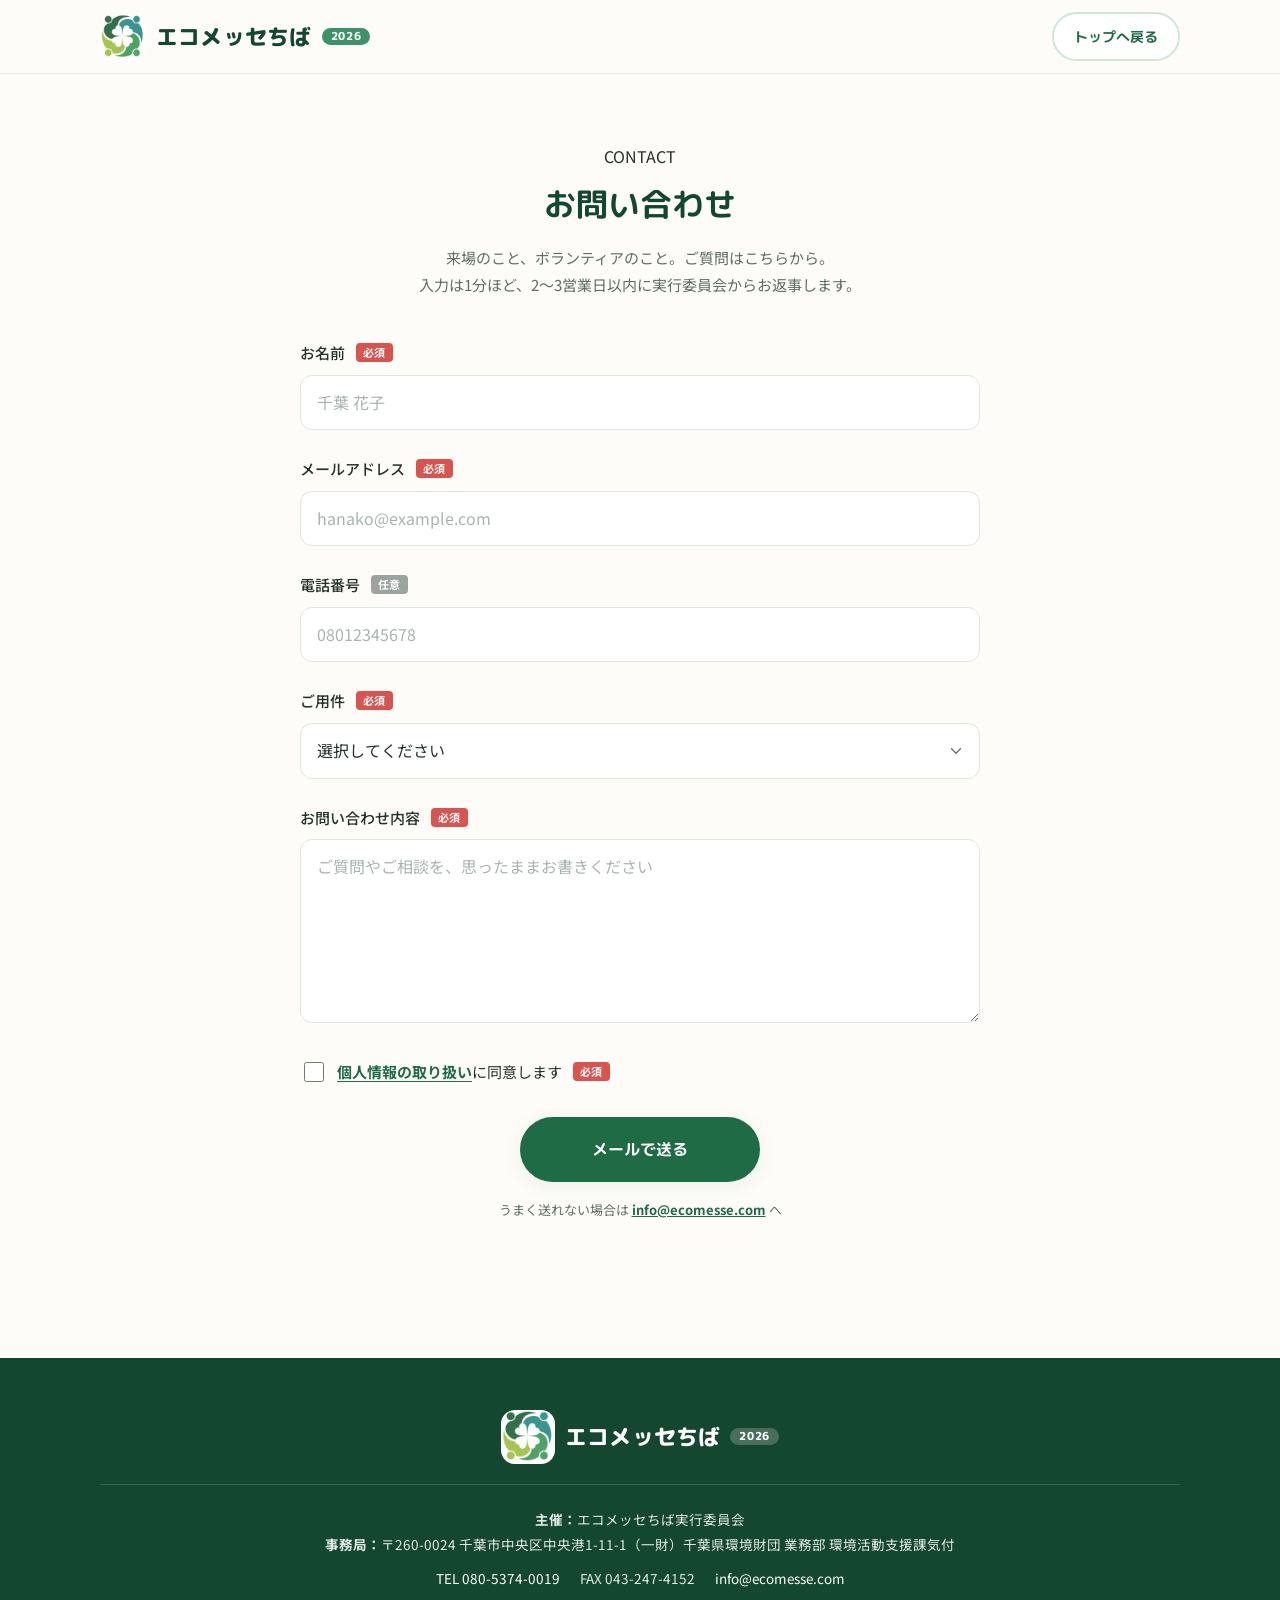
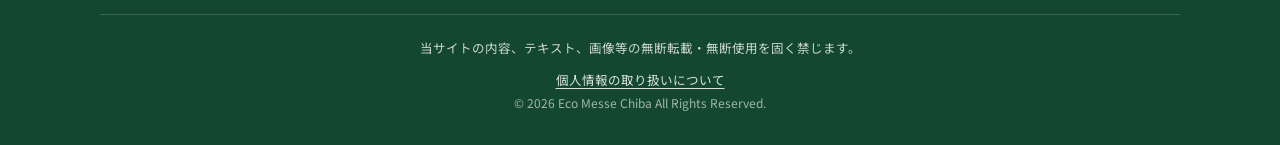
<file: contact.html>
<!doctype html>
<html lang="ja">
<head>
  <meta charset="utf-8">
  <meta name="viewport" content="width=device-width, initial-scale=1">
  <meta name="robots" content="noindex,nofollow">
  <title>お問い合わせ｜エコメッセちば2026</title>
  <link rel="icon" href="images/favicon-512-v2.png" sizes="any">
  <link rel="icon" type="image/png" sizes="32x32" href="images/favicon-32-v2.png">
  <link rel="apple-touch-icon" sizes="180x180" href="images/favicon-180-v2.png">
  <meta name="theme-color" content="#1f6b45">
  <link rel="preconnect" href="https://fonts.googleapis.com">
  <link rel="preconnect" href="https://fonts.gstatic.com" crossorigin>
  <link href="https://fonts.googleapis.com/css2?family=M+PLUS+Rounded+1c:wght@500;700;800&family=Noto+Sans+JP:wght@400;500;700&display=swap" rel="stylesheet">
  <link rel="stylesheet" href="kuro.css">
</head>
<body class="subpage">

  <header class="site-header">
    <div class="wrap header-inner">
      <a class="logo" href="index.html">
        <img class="logo-img" src="images/ecomesse_logo_mark_v2.png" alt="">
        <span class="logo-name">エコメッセちば</span>
        <em class="logo-year">2026</em>
      </a>
      <a class="btn btn-sub header-cta" href="index.html">トップへ戻る</a>
    </div>
  </header>

  <main>
    <section class="section" id="contact">
      <div class="wrap">
        <div class="cf-inner">

          <header class="cf-head">
            <span class="eyebrow">CONTACT</span>
            <h1 class="cf-title">お問い合わせ</h1>
            <p class="cf-lead">
              来場のこと、ボランティアのこと。ご質問はこちらから。<br>
              入力は1分ほど、2〜3営業日以内に実行委員会からお返事します。
            </p>
          </header>

          <!-- ===================================================================
               ★GASのウェブアプリURLが決まったら、次の2つを直す★
                 1. <form action=""> にURLを貼る
                 2. class="cf-actions is-pending" から is-pending を消す
               それまでは送信ボタンを隠し、メールで確実に届く形にしてある。
               =================================================================== -->
          <form class="cf-form" method="POST" action="">

            <!-- 制御用（利用者には見えない）── メールの並び順・返信先・Bot対策 -->
            <input type="hidden" name="_order"
                   value="お名前,メールアドレス,電話番号,ご用件,お問い合わせ内容,個人情報の取り扱い">
            <input type="hidden" name="_reply" value="メールアドレス">
            <div class="cf-hp" aria-hidden="true">
              <label for="cf-company">会社名（この欄は入力しないでください）</label>
              <input type="text" id="cf-company" name="_gotcha" tabindex="-1" autocomplete="off">
            </div>

            <div class="cf-row">
              <label for="cf-name">お名前 <span class="cf-req">必須</span></label>
              <input type="text" id="cf-name" name="お名前" required autocomplete="name"
                     placeholder="千葉 花子">
            </div>

            <div class="cf-row">
              <label for="cf-email">メールアドレス <span class="cf-req">必須</span></label>
              <input type="email" id="cf-email" name="メールアドレス" required autocomplete="email"
                     placeholder="hanako@example.com">
            </div>

            <div class="cf-row">
              <label for="cf-tel">電話番号 <span class="cf-opt">任意</span></label>
              <input type="tel" id="cf-tel" name="電話番号" inputmode="tel" autocomplete="tel"
                     placeholder="08012345678">
            </div>

            <div class="cf-row">
              <label for="cf-subject">ご用件 <span class="cf-req">必須</span></label>
              <select id="cf-subject" name="ご用件" required>
                <option value="">選択してください</option>
                <option>イベントについて</option>
                <option>取材について</option>
                <option>その他</option>
              </select>
            </div>

            <div class="cf-row">
              <label for="cf-message">お問い合わせ内容 <span class="cf-req">必須</span></label>
              <textarea id="cf-message" name="お問い合わせ内容" rows="6" required
                        placeholder="ご質問やご相談を、思ったままお書きください"></textarea>
            </div>

            <div class="cf-agree">
              <label>
                <input type="checkbox" name="個人情報の取り扱い" value="同意する" required>
                <span><a href="privacy.html" target="_blank" rel="noopener">個人情報の取り扱い</a>に同意します <span class="cf-req">必須</span></span>
              </label>
            </div>

            <div class="cf-actions is-pending">
              <button type="submit" class="btn btn-main cf-submit">送信する</button>
              <a class="btn btn-main cf-submit cf-mail-fallback" href="mailto:info@ecomesse.com?subject=%E3%80%90%E3%82%A8%E3%82%B3%E3%83%A1%E3%83%83%E3%82%BB%E3%81%A1%E3%81%B0%E3%80%91%E3%81%8A%E5%95%8F%E3%81%84%E5%90%88%E3%82%8F%E3%81%9B">メールで送る</a>
              <p class="cf-alt">うまく送れない場合は <a href="mailto:info@ecomesse.com">info@ecomesse.com</a> へ</p>
            </div>

          </form>
        </div>
      </div>
    </section>
  </main>

  <footer>
    <div class="wrap">
      <a class="logo" href="index.html">
        <img class="logo-img" src="images/ecomesse_logo_mark_v2.png" alt="">
        <span class="logo-name">エコメッセちば</span>
        <em class="logo-year">2026</em>
      </a>
      <div class="footer-info">
        <p><strong>主催：</strong>エコメッセちば実行委員会</p>
        <p><strong>事務局：</strong>〒260-0024 千葉市中央区中央港1-11-1（一財）千葉県環境財団 業務部 環境活動支援課気付</p>
        <div class="footer-links">
          <a href="tel:08053740019">TEL 080-5374-0019</a>
          <span>FAX 043-247-4152</span>
          <a href="mailto:info@ecomesse.com">info@ecomesse.com</a>
        </div>
      </div>
      <div class="footer-bottom">
        <p class="footer-notice">当サイトの内容、テキスト、画像等の無断転載・無断使用を固く禁じます。</p>
        <p><a class="footer-privacy" href="privacy.html">個人情報の取り扱いについて</a></p>
        <p>&copy; 2026 Eco Messe Chiba All Rights Reserved.</p>
      </div>
    </div>
  </footer>

</body>
</html>
</file>
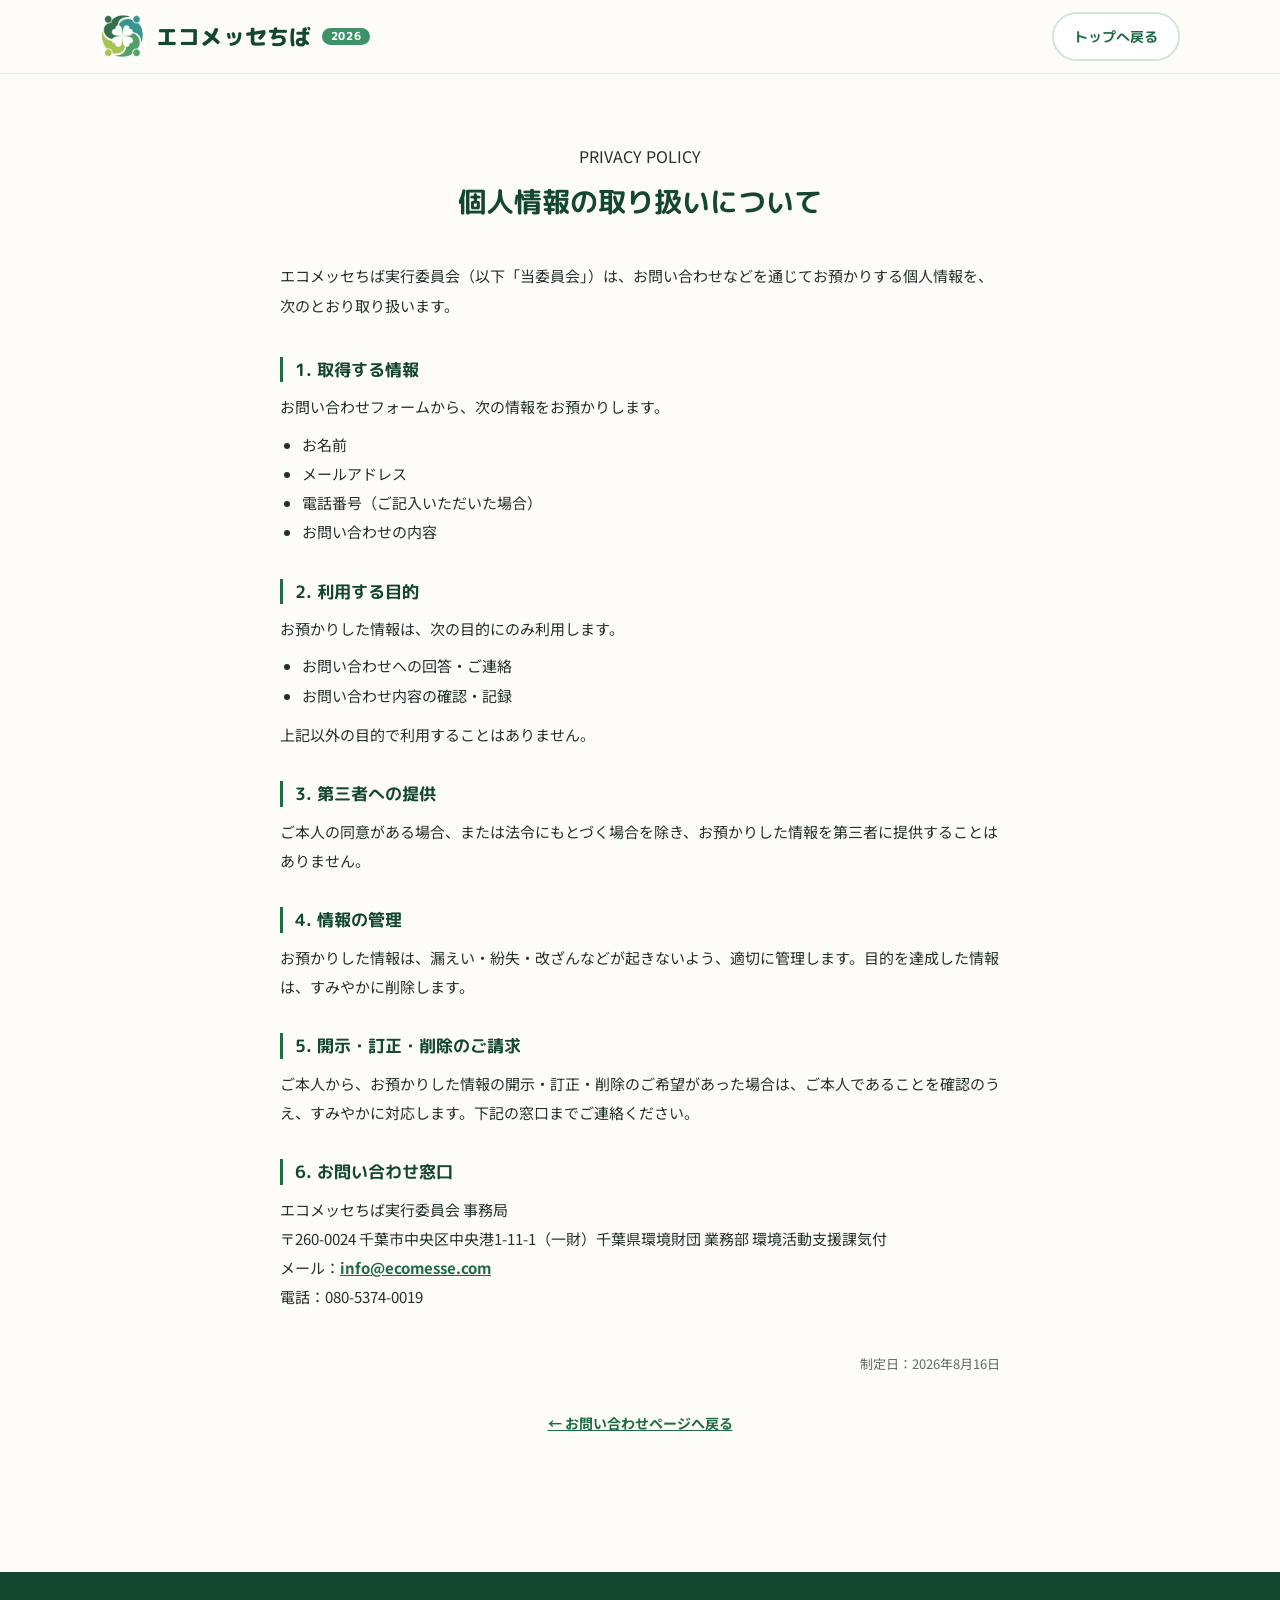
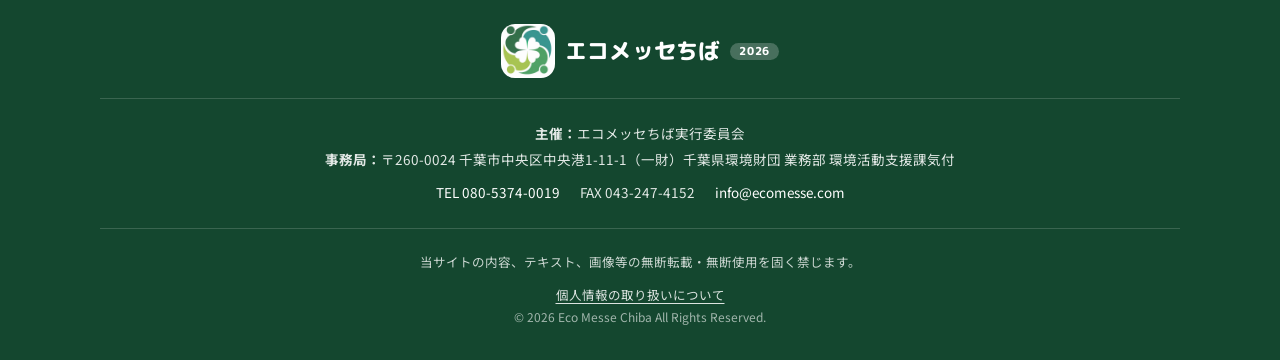
<file: privacy.html>
<!doctype html>
<html lang="ja">
<head>
  <meta charset="utf-8">
  <meta name="viewport" content="width=device-width, initial-scale=1">
  <meta name="robots" content="noindex,nofollow">
  <title>個人情報の取り扱いについて｜エコメッセちば2026</title>
  <link rel="icon" href="images/favicon-512-v2.png" sizes="any">
  <link rel="icon" type="image/png" sizes="32x32" href="images/favicon-32-v2.png">
  <link rel="apple-touch-icon" sizes="180x180" href="images/favicon-180-v2.png">
  <meta name="theme-color" content="#1f6b45">
  <link rel="preconnect" href="https://fonts.googleapis.com">
  <link rel="preconnect" href="https://fonts.gstatic.com" crossorigin>
  <link href="https://fonts.googleapis.com/css2?family=M+PLUS+Rounded+1c:wght@500;700;800&family=Noto+Sans+JP:wght@400;500;700&display=swap" rel="stylesheet">
  <link rel="stylesheet" href="kuro.css">
</head>
<body class="subpage">

  <header class="site-header">
    <div class="wrap header-inner">
      <a class="logo" href="index.html">
        <img class="logo-img" src="images/ecomesse_logo_mark_v2.png" alt="">
        <span class="logo-name">エコメッセちば</span>
        <em class="logo-year">2026</em>
      </a>
      <a class="btn btn-sub header-cta" href="index.html">トップへ戻る</a>
    </div>
  </header>

  <main>
    <section class="section">
      <div class="wrap">
        <div class="privacy">

          <header class="privacy-head">
            <span class="eyebrow">PRIVACY POLICY</span>
            <h1>個人情報の取り扱いについて</h1>
          </header>

          <p class="privacy-lead">
            エコメッセちば実行委員会（以下「当委員会」）は、お問い合わせなどを通じてお預かりする個人情報を、
            次のとおり取り扱います。
          </p>

          <section class="privacy-sec">
            <h2>1. 取得する情報</h2>
            <p>お問い合わせフォームから、次の情報をお預かりします。</p>
            <ul>
              <li>お名前</li>
              <li>メールアドレス</li>
              <li>電話番号（ご記入いただいた場合）</li>
              <li>お問い合わせの内容</li>
            </ul>
          </section>

          <section class="privacy-sec">
            <h2>2. 利用する目的</h2>
            <p>お預かりした情報は、次の目的にのみ利用します。</p>
            <ul>
              <li>お問い合わせへの回答・ご連絡</li>
              <li>お問い合わせ内容の確認・記録</li>
            </ul>
            <p>上記以外の目的で利用することはありません。</p>
          </section>

          <section class="privacy-sec">
            <h2>3. 第三者への提供</h2>
            <p>ご本人の同意がある場合、または法令にもとづく場合を除き、お預かりした情報を第三者に提供することはありません。</p>
          </section>

          <section class="privacy-sec">
            <h2>4. 情報の管理</h2>
            <p>お預かりした情報は、漏えい・紛失・改ざんなどが起きないよう、適切に管理します。目的を達成した情報は、すみやかに削除します。</p>
          </section>

          <section class="privacy-sec">
            <h2>5. 開示・訂正・削除のご請求</h2>
            <p>ご本人から、お預かりした情報の開示・訂正・削除のご希望があった場合は、ご本人であることを確認のうえ、すみやかに対応します。下記の窓口までご連絡ください。</p>
          </section>

          <section class="privacy-sec">
            <h2>6. お問い合わせ窓口</h2>
            <p>
              エコメッセちば実行委員会 事務局<br>
              〒260-0024 千葉市中央区中央港1-11-1（一財）千葉県環境財団 業務部 環境活動支援課気付<br>
              メール：<a href="mailto:info@ecomesse.com">info@ecomesse.com</a><br>
              電話：080-5374-0019
            </p>
          </section>

          <p class="privacy-date">制定日：2026年8月16日</p>

          <p class="privacy-back"><a href="contact.html">← お問い合わせページへ戻る</a></p>

        </div>
      </div>
    </section>
  </main>

  <footer>
    <div class="wrap">
      <a class="logo" href="index.html">
        <img class="logo-img" src="images/ecomesse_logo_mark_v2.png" alt="">
        <span class="logo-name">エコメッセちば</span>
        <em class="logo-year">2026</em>
      </a>
      <div class="footer-info">
        <p><strong>主催：</strong>エコメッセちば実行委員会</p>
        <p><strong>事務局：</strong>〒260-0024 千葉市中央区中央港1-11-1（一財）千葉県環境財団 業務部 環境活動支援課気付</p>
        <div class="footer-links">
          <a href="tel:08053740019">TEL 080-5374-0019</a>
          <span>FAX 043-247-4152</span>
          <a href="mailto:info@ecomesse.com">info@ecomesse.com</a>
        </div>
      </div>
      <div class="footer-bottom">
        <p class="footer-notice">当サイトの内容、テキスト、画像等の無断転載・無断使用を固く禁じます。</p>
        <p><a class="footer-privacy" href="privacy.html">個人情報の取り扱いについて</a></p>
        <p>&copy; 2026 Eco Messe Chiba All Rights Reserved.</p>
      </div>
    </div>
  </footer>

</body>
</html>
</file>
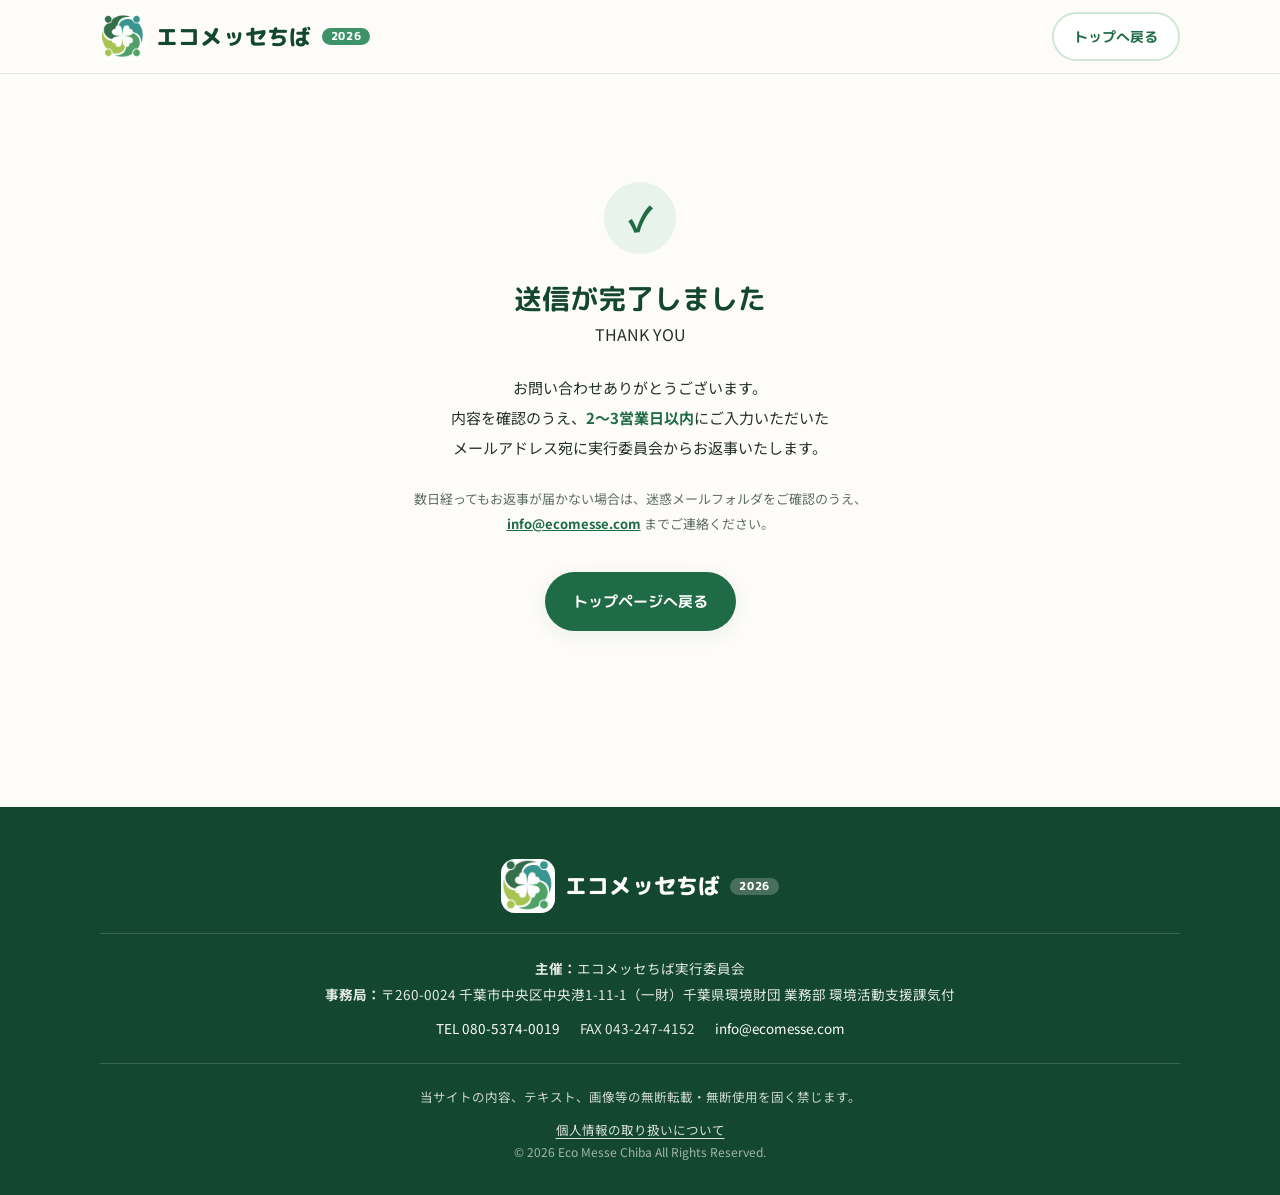
<file: thanks.html>
<!doctype html>
<html lang="ja">
<head>
  <meta charset="utf-8">
  <meta name="viewport" content="width=device-width, initial-scale=1">
  <meta name="robots" content="noindex,nofollow">
  <title>送信完了｜エコメッセちば2026</title>
  <link rel="icon" href="images/favicon-512-v2.png" sizes="any">
  <link rel="icon" type="image/png" sizes="32x32" href="images/favicon-32-v2.png">
  <link rel="apple-touch-icon" sizes="180x180" href="images/favicon-180-v2.png">
  <meta name="theme-color" content="#1f6b45">
  <link rel="preconnect" href="https://fonts.googleapis.com">
  <link rel="preconnect" href="https://fonts.gstatic.com" crossorigin>
  <link href="https://fonts.googleapis.com/css2?family=M+PLUS+Rounded+1c:wght@500;700;800&family=Noto+Sans+JP:wght@400;500;700&display=swap" rel="stylesheet">
  <link rel="stylesheet" href="kuro.css">
</head>
<body class="subpage">

  <header class="site-header">
    <div class="wrap header-inner">
      <a class="logo" href="index.html">
        <img class="logo-img" src="images/ecomesse_logo_mark_v2.png" alt="">
        <span class="logo-name">エコメッセちば</span>
        <em class="logo-year">2026</em>
      </a>
      <a class="btn btn-sub header-cta" href="index.html">トップへ戻る</a>
    </div>
  </header>

  <main>
    <section class="section">
      <div class="wrap">
        <div class="thanks">
          <p class="thanks-mark" aria-hidden="true">✓</p>
          <h1>送信が完了しました</h1>
          <span class="eyebrow" style="margin-top:12px;">THANK YOU</span>

          <p class="thanks-lead">
            お問い合わせありがとうございます。<br>
            内容を確認のうえ、<b>2〜3営業日以内</b>にご入力いただいた<br>
            メールアドレス宛に実行委員会からお返事いたします。
          </p>

          <p class="thanks-note">
            数日経ってもお返事が届かない場合は、迷惑メールフォルダをご確認のうえ、<br>
            <a href="mailto:info@ecomesse.com">info@ecomesse.com</a> までご連絡ください。
          </p>

          <a class="btn btn-main" href="index.html">トップページへ戻る</a>
        </div>
      </div>
    </section>
  </main>

  <footer>
    <div class="wrap">
      <a class="logo" href="index.html">
        <img class="logo-img" src="images/ecomesse_logo_mark_v2.png" alt="">
        <span class="logo-name">エコメッセちば</span>
        <em class="logo-year">2026</em>
      </a>
      <div class="footer-info">
        <p><strong>主催：</strong>エコメッセちば実行委員会</p>
        <p><strong>事務局：</strong>〒260-0024 千葉市中央区中央港1-11-1（一財）千葉県環境財団 業務部 環境活動支援課気付</p>
        <div class="footer-links">
          <a href="tel:08053740019">TEL 080-5374-0019</a>
          <span>FAX 043-247-4152</span>
          <a href="mailto:info@ecomesse.com">info@ecomesse.com</a>
        </div>
      </div>
      <div class="footer-bottom">
        <p class="footer-notice">当サイトの内容、テキスト、画像等の無断転載・無断使用を固く禁じます。</p>
        <p><a class="footer-privacy" href="privacy.html">個人情報の取り扱いについて</a></p>
        <p>&copy; 2026 Eco Messe Chiba All Rights Reserved.</p>
      </div>
    </div>
  </footer>

</body>
</html>
</file>
<file: kuro.css>
@charset "UTF-8";
/* ===================================================
   エコメッセちば2026 — クロちゃん提案版
   設計方針: JavaScript ゼロで完全に動作する
   =================================================== */

:root {
  --green-900: #14472f;
  --green-700: #1f6b45;
  --green-500: #3d9268;
  --green-200: #cfe6d8;
  --green-100: #e8f3ec;
  --sun: #ef9a2e;
  --sun-100: #fdf1de;
  --sky-100: #e6f1f7;
  --ink: #24312b;
  --ink-mute: #5f6d66;
  --paper: #fdfcf8;
  --white: #ffffff;
  --line: rgba(20, 71, 47, 0.1);
  --shadow: 0 4px 20px rgba(20, 71, 47, 0.07);
  --shadow-lift: 0 12px 32px rgba(20, 71, 47, 0.12);
  --radius: 20px;
  --radius-lg: 28px;
  --font-display: "M PLUS Rounded 1c", system-ui, sans-serif;
  --font-body: "Noto Sans JP", system-ui, sans-serif;
  --wrap: 1080px;
}

*,
*::before,
*::after {
  box-sizing: border-box;
}

body {
  margin: 0;
  font-family: var(--font-body);
  color: var(--ink);
  background: var(--paper);
  line-height: 1.8;
  font-size: 16px;
  -webkit-font-smoothing: antialiased;
}

h1,
h2,
h3,
h4 {
  font-family: var(--font-display);
  line-height: 1.35;
  margin: 0;
  color: var(--green-900);
}

p {
  margin: 0;
}

img {
  max-width: 100%;
  display: block;
}

a {
  color: var(--green-700);
}

.wrap {
  width: min(100% - 40px, var(--wrap));
  margin-inline: auto;
}

/* ── ボタン ───────────────────────── */
.btn {
  display: inline-flex;
  align-items: center;
  justify-content: center;
  gap: 8px;
  padding: 14px 26px;
  border-radius: 999px;
  font-family: var(--font-display);
  font-weight: 700;
  font-size: 15px;
  text-decoration: none;
  border: 2px solid transparent;
  transition: transform 0.2s ease, box-shadow 0.2s ease;
}

.btn-main {
  background: var(--green-700);
  color: #fff;
  box-shadow: var(--shadow);
}

.btn-sub {
  background: #fff;
  color: var(--green-700);
  border-color: var(--green-200);
}

.btn-sun {
  background: var(--sun);
  color: #fff;
  box-shadow: var(--shadow);
}

.btn:hover {
  transform: translateY(-2px);
  box-shadow: var(--shadow-lift);
}

/* ── ヘッダー ─────────────────────── */
.site-header {
  position: sticky;
  top: 0;
  z-index: 50;
  background: rgba(253, 252, 248, 0.92);
  backdrop-filter: blur(10px);
  border-bottom: 1px solid var(--line);
}

.header-inner {
  display: flex;
  align-items: center;
  gap: 20px;
  padding: 12px 0;
}

.logo {
  display: flex;
  align-items: center;
  gap: 10px;
  text-decoration: none;
  color: var(--green-900);
  font-family: var(--font-display);
  margin-right: auto;
}

/* ロゴ（支給された原本のマーク部分。絵には手を加えていない） */
.logo-img {
  height: 46px;
  width: 46px;
  flex-shrink: 0;
  display: block;
  /* 白地の画像なので、紙色の背景となじむよう軽く角を丸める */
  border-radius: 10px;
}

.logo-name {
  font-family: var(--font-display);
  font-weight: 800;
  font-size: 22px;
  line-height: 1.1;
  letter-spacing: 0.01em;
  color: var(--green-900);
  white-space: nowrap;
}

.logo-year {
  font-style: normal;
  font-family: var(--font-display);
  font-weight: 800;
  font-size: 11px;
  letter-spacing: 0.06em;
  color: #fff;
  background: var(--green-500);
  border-radius: 999px;
  padding: 3px 9px;
  line-height: 1;
  white-space: nowrap;
}

.nav {
  display: flex;
  gap: 22px;
}

.nav a {
  text-decoration: none;
  color: var(--ink);
  font-size: 14px;
  font-weight: 500;
  padding: 4px 0;
  border-bottom: 2px solid transparent;
}

.nav a:hover {
  color: var(--green-700);
  border-bottom-color: var(--green-500);
}

.header-cta {
  font-size: 14px;
  padding: 10px 20px;
}

/* モバイルメニュー（JS不使用・details で開閉） */
.menu-drawer {
  display: none;
}

.menu-drawer > summary {
  list-style: none;
  cursor: pointer;
  width: 44px;
  height: 44px;
  border-radius: 12px;
  border: 1px solid var(--line);
  background: #fff;
  display: grid;
  place-items: center;
  font-size: 20px;
  color: var(--green-900);
}

.menu-drawer > summary::-webkit-details-marker {
  display: none;
}

.menu-drawer[open] > summary::after {
  content: "✕";
}

.menu-drawer > summary::after {
  content: "☰";
}

.menu-panel {
  position: absolute;
  left: 0;
  right: 0;
  top: 100%;
  background: #fff;
  border-bottom: 1px solid var(--line);
  padding: 12px 20px 20px;
  display: grid;
  gap: 4px;
  box-shadow: var(--shadow);
}

.menu-panel a {
  text-decoration: none;
  color: var(--ink);
  padding: 12px 4px;
  border-bottom: 1px solid var(--line);
  font-weight: 500;
}

/* ── ヒーロー ─────────────────────── */
.hero {
  padding: 56px 0 40px;
  background: linear-gradient(180deg, var(--green-100) 0%, var(--paper) 100%);
}

.hero-grid {
  display: grid;
  grid-template-columns: 1.05fr 1fr;
  gap: 48px;
  align-items: center;
}

.hero h1 {
  font-size: clamp(30px, 4.4vw, 46px);
  letter-spacing: 0.01em;
}

.hero h1 .sub {
  display: block;
  margin-top: 14px;
  font-size: clamp(15px, 1.7vw, 18px);
  color: var(--green-700);
  font-weight: 700;
}

/* クライアントの想いを伝える一行 */
.hero-mission {
  margin-top: 20px;
  padding-left: 14px;
  border-left: 4px solid var(--sun);
  font-family: var(--font-display);
  font-weight: 700;
  font-size: clamp(15px, 1.8vw, 17px);
  color: var(--green-900);
  line-height: 1.7;
}

.hero-lead {
  margin-top: 16px;
  color: var(--ink-mute);
  font-size: 15px;
}

.date-cards {
  display: grid;
  grid-template-columns: repeat(auto-fit, minmax(210px, 1fr));
  gap: 12px;
  margin: 24px 0;
}

.date-card {
  background: #fff;
  border: 2px solid var(--green-200);
  border-radius: var(--radius);
  padding: 16px 18px;
  box-shadow: var(--shadow);
}

.date-card .label {
  font-family: var(--font-display);
  font-weight: 700;
  font-size: 13px;
  color: var(--green-700);
  display: flex;
  align-items: center;
  gap: 6px;
}

.date-card .day {
  font-family: var(--font-display);
  font-weight: 800;
  font-size: 19px;
  color: var(--ink);
  margin-top: 4px;
}

.date-card .place {
  font-size: 12px;
  color: var(--ink-mute);
}

.hero-actions {
  display: flex;
  flex-wrap: wrap;
  gap: 12px;
}

/* 迷っている人に「聞いてもいい」と伝える。
   問い合わせはページ末尾にしかないので、最初に一度だけ道を示す */
.hero-ask {
  margin-top: 14px;
  font-size: 13.5px;
  color: var(--ink-mute);
}

.hero-ask a {
  color: var(--green-700);
  font-weight: 700;
  text-underline-offset: 3px;
}

.faq-after {
  text-align: center;
  margin-top: 26px;
  font-size: 14.5px;
  color: var(--ink-mute);
}

.faq-after a {
  color: var(--green-700);
  font-weight: 700;
  text-underline-offset: 3px;
}

.hero-sns {
  display: flex;
  align-items: center;
  gap: 10px;
  margin-top: 22px;
  flex-wrap: wrap;
}

.hero-sns .label {
  font-size: 13px;
  font-weight: 700;
  color: var(--ink-mute);
}

.sns-btn {
  width: 42px;
  height: 42px;
  border-radius: 50%;
  border: 1px solid var(--green-200);
  background: #fff;
  display: inline-flex;
  align-items: center;
  justify-content: center;
  color: var(--green-700);
  text-decoration: none;
  font-family: var(--font-display);
  font-weight: 800;
  font-size: 18px;
}

.sns-btn:hover {
  background: var(--green-100);
}

.hero-art {
  position: relative;
}

.hero-art img {
  border-radius: var(--radius-lg);
  box-shadow: var(--shadow-lift);
  width: 100%;
}

.hero-badge {
  position: absolute;
  left: -12px;
  bottom: -16px;
  background: var(--sun);
  color: #fff;
  font-family: var(--font-display);
  font-weight: 800;
  font-size: 15px;
  padding: 12px 20px;
  border-radius: 999px;
  box-shadow: var(--shadow-lift);
}

/* ── 安心バッジ帯 ─────────────────── */
.assure {
  background: var(--white);
  border-top: 1px solid var(--line);
  border-bottom: 1px solid var(--line);
  padding: 22px 0;
}

.assure-grid {
  display: grid;
  grid-template-columns: repeat(auto-fit, minmax(180px, 1fr));
  gap: 16px;
}

.assure-item {
  display: flex;
  align-items: center;
  gap: 12px;
}

.assure-icon {
  width: 44px;
  height: 44px;
  border-radius: 14px;
  background: var(--green-100);
  display: grid;
  place-items: center;
  font-size: 21px;
  flex-shrink: 0;
}

.assure-item b {
  display: block;
  font-family: var(--font-display);
  font-size: 15px;
  color: var(--green-900);
  line-height: 1.4;
}

.assure-item span {
  font-size: 12px;
  color: var(--ink-mute);
  line-height: 1.5;
}

/* ── セクション共通 ───────────────── */
.section {
  padding: 68px 0;
}

.section-head {
  text-align: center;
  max-width: 660px;
  margin: 0 auto 40px;
}

.section-head .eyebrow {
  display: inline-block;
  font-family: var(--font-display);
  font-weight: 700;
  font-size: 12px;
  letter-spacing: 0.14em;
  color: var(--green-500);
  background: var(--green-100);
  padding: 5px 14px;
  border-radius: 999px;
  margin-bottom: 14px;
}

.section-head h2 {
  font-size: clamp(24px, 3.2vw, 32px);
}

.section-head p {
  margin-top: 12px;
  color: var(--ink-mute);
  font-size: 15px;
}

.section-soft {
  background: var(--green-100);
}

/* ── 実績（数字） ─────────────────── */
.stats {
  display: grid;
  grid-template-columns: repeat(auto-fit, minmax(220px, 1fr));
  gap: 20px;
}

.stat {
  background: #fff;
  border-radius: var(--radius);
  padding: 30px 24px;
  text-align: center;
  box-shadow: var(--shadow);
  border: 1px solid var(--line);
}

.stat strong {
  display: block;
  font-family: var(--font-display);
  font-size: 42px;
  font-weight: 800;
  color: var(--green-700);
  line-height: 1.1;
}

.stat strong span {
  font-size: 16px;
  margin-left: 2px;
}

.stat p {
  margin-top: 10px;
  font-size: 13px;
  color: var(--ink-mute);
}

/* ── 4つの体験 ────────────────────── */
.exp-grid {
  display: grid;
  grid-template-columns: repeat(auto-fit, minmax(240px, 1fr));
  gap: 24px;
}

.exhibitor-list-action {
  display: flex;
  justify-content: center;
  margin-top: 28px;
}

/* ── SDGsマルシェ ── */
.marche-section {
  padding-top: 20px;
}

.marche-card {
  appearance: none;
  width: 100%;
  padding: 0;
  display: grid;
  grid-template-columns: minmax(280px, 42%) minmax(0, 1fr);
  align-items: stretch;
  overflow: hidden;
  border: 1px solid var(--line);
  border-radius: var(--radius-lg);
  background: #fff;
  box-shadow: var(--shadow);
  color: inherit;
  font: inherit;
  text-align: left;
  cursor: pointer;
  transition: transform 0.25s ease, box-shadow 0.25s ease;
}

.marche-card:hover,
.marche-card[aria-pressed="true"] {
  transform: translateY(-4px);
  box-shadow: var(--shadow-lift);
}

.marche-card[aria-pressed="true"] {
  border-color: var(--sun);
}

.marche-card:focus-visible {
  outline: 3px solid var(--sun);
  outline-offset: 4px;
}

.marche-card > img {
  width: 100%;
  height: 280px;
  object-fit: cover;
}

.marche-card-body {
  display: flex;
  align-items: center;
  padding: clamp(28px, 5vw, 56px);
}

.marche-card-body p {
  color: var(--green-900);
  font-family: var(--font-display);
  font-size: clamp(18px, 2.2vw, 25px);
  font-weight: 700;
  line-height: 1.9;
}

.marche-directory {
  margin-top: 48px;
  padding-top: 40px;
  border-top: 1px solid var(--line);
}

.marche-exhibitor-grid {
  display: grid;
  grid-template-columns: repeat(2, minmax(0, 1fr));
  gap: 20px;
}

.marche-exhibitor-item {
  min-width: 0;
  padding: 26px;
  border: 1px solid var(--line);
  border-radius: 8px;
  background: #fff6e6;
  box-shadow: var(--shadow);
}

.marche-exhibitor-item h4,
.marche-exhibitor-item h4 a {
  color: var(--green-900);
  font-size: 21px;
  line-height: 1.5;
}

.marche-exhibitor-item h4 a {
  text-decoration-thickness: 1px;
  text-underline-offset: 4px;
}

.marche-exhibitor-item p {
  margin-top: 14px;
  color: var(--ink-mute);
  line-height: 1.9;
}

.marche-detail-link {
  display: inline-block;
  margin-top: 16px;
  color: var(--green-700);
  font-weight: 700;
  text-decoration: underline;
  text-underline-offset: 4px;
}

.marche-detail-links {
  display: flex;
  flex-direction: column;
  align-items: flex-start;
  margin-top: 18px;
}

.marche-detail-links .marche-detail-link {
  margin-top: 10px;
}

.marche-instagram-icon {
  display: inline-flex;
  width: 28px;
  height: 28px;
  color: var(--green-700);
}

.marche-instagram-icon svg {
  width: 100%;
  height: 100%;
}

@media (max-width: 640px) {
  .marche-card {
    grid-template-columns: 42% minmax(0, 1fr);
  }

  .marche-card > img {
    height: 210px;
  }

  .marche-card-body {
    padding: 20px 16px;
  }

  .marche-card-body p {
    font-size: 15px;
    line-height: 1.8;
  }

  .marche-exhibitor-grid {
    grid-template-columns: 1fr;
  }

  .marche-exhibitor-item {
    padding: 22px;
  }
}

.exhibitor-name-list {
  margin-top: 20px;
  padding: 28px 32px;
  border: 1px solid var(--line);
  border-radius: var(--radius-lg);
  background: #fff;
  box-shadow: var(--shadow);
}

.exhibitor-name-list p {
  color: var(--ink-mute);
  font-size: 15px;
  line-height: 2.1;
}

.exhibitor-name-list-close {
  display: flex;
  justify-content: center;
  margin-top: 22px;
}

.flyer-grid {
  display: grid;
  grid-template-columns: repeat(2, minmax(0, 1fr));
  gap: 24px;
  max-width: 920px;
  margin-inline: auto;
}

.flyer-page {
  min-width: 0;
  overflow: hidden;
  border: 1px solid var(--line);
  border-radius: 8px;
  background: #fff;
  box-shadow: var(--shadow);
  text-align: center;
}

.flyer-page img {
  display: block;
  width: 100%;
  height: auto;
}

.flyer-zoom {
  margin: 14px auto 16px;
}

.preview-dialog {
  width: min(1100px, calc(100vw - 32px));
  height: min(900px, calc(100vh - 32px));
  padding: 0;
  overflow: hidden;
  border: 1px solid var(--line);
  border-radius: 8px;
  background: #fff;
  box-shadow: var(--shadow-lift);
}

.preview-dialog::backdrop {
  background: rgba(10, 47, 36, 0.72);
}

.preview-dialog-head {
  display: flex;
  align-items: center;
  justify-content: space-between;
  gap: 16px;
  min-height: 72px;
  padding: 12px 18px;
  border-bottom: 1px solid var(--line);
}

.preview-dialog-head h2 {
  font-size: 17px;
  line-height: 1.5;
}

.preview-dialog-close {
  flex: 0 0 auto;
  padding: 10px 18px;
}

.preview-dialog-body {
  height: calc(100% - 72px);
  overflow: auto;
  background: var(--green-100);
}

.preview-dialog iframe {
  width: 100%;
  height: 100%;
  border: 0;
  background: #fff;
}

.preview-dialog img {
  display: block;
  width: auto;
  max-width: 100%;
  height: auto;
  margin: 0 auto;
}

@media (max-width: 640px) {
  .flyer-grid {
    grid-template-columns: repeat(2, minmax(0, 1fr));
    gap: 10px;
  }

  .flyer-zoom {
    width: calc(100% - 16px);
    min-width: 0;
    padding: 9px 6px;
    font-size: 13px;
  }

  .preview-dialog {
    width: calc(100vw - 16px);
    height: calc(100vh - 16px);
  }

  .preview-dialog-head {
    min-height: 64px;
    padding: 8px 10px;
  }

  .preview-dialog-head h2 {
    font-size: 14px;
  }

  .preview-dialog-close {
    padding: 8px 10px;
    font-size: 13px;
  }

  .preview-dialog-body {
    height: calc(100% - 64px);
  }
}

.exp-card {
  appearance: none;
  width: 100%;
  padding: 0;
  color: inherit;
  font: inherit;
  text-align: left;
  cursor: pointer;
  background: #fff;
  border-radius: var(--radius-lg);
  overflow: hidden;
  box-shadow: var(--shadow);
  border: 1px solid var(--line);
  display: flex;
  flex-direction: column;
  transition: transform 0.25s ease, box-shadow 0.25s ease;
}

.exp-card:hover {
  transform: translateY(-4px);
  box-shadow: var(--shadow-lift);
}

.exp-card:focus-visible {
  outline: 3px solid var(--orange);
  outline-offset: 4px;
}

.exp-card[aria-pressed="true"] {
  border-color: var(--orange);
  box-shadow: 0 0 0 3px rgba(242, 120, 42, 0.18), var(--shadow-lift);
  transform: translateY(-4px);
}

.exp-card img {
  width: 100%;
  height: 190px;
  object-fit: cover;
}

.exp-body {
  padding: 22px;
}

.exp-body h3 {
  font-size: 21px;
  display: flex;
  align-items: center;
  gap: 8px;
}

.exp-body h3 em {
  font-style: normal;
  font-size: 11px;
  font-weight: 700;
  letter-spacing: 0.1em;
  color: var(--green-500);
  background: var(--green-100);
  padding: 3px 9px;
  border-radius: 999px;
}

.exp-body p {
  margin-top: 10px;
  font-size: 14px;
  color: var(--ink-mute);
}

/* ── カテゴリ別出展者一覧 ───────────── */
.exhibitor-directory {
  margin-top: 48px;
  padding-top: 40px;
  border-top: 1px solid var(--line);
}

.exhibitor-directory-head {
  margin-bottom: 24px;
  text-align: center;
}

.exhibitor-directory-head h3 {
  margin-top: 6px;
  font-size: clamp(26px, 4vw, 38px);
}

.exhibitor-directory-head p {
  margin-top: 8px;
  color: var(--ink-mute);
}

.history-link,
.exhibitor-close-wrap {
  margin-top: 30px;
  text-align: center;
}

.history-link .btn,
.exhibitor-close {
  min-width: 220px;
}

.exhibitor-grid {
  display: grid;
  grid-template-columns: repeat(2, minmax(0, 1fr));
  gap: 20px;
}

.exhibitor-item {
  --sdg-color: #19486a;
  display: flex;
  flex-direction: column;
  min-width: 0;
  padding: 26px;
  border: 1px solid rgba(255, 255, 255, 0.42);
  border-radius: 8px;
  background: var(--sdg-color);
  color: #fff;
  box-shadow: var(--shadow);
}

.exhibitor-item.is-light {
  color: #16382b;
  border-color: rgba(22, 56, 43, 0.18);
}

.exhibitor-item h4 {
  font-size: 21px;
  line-height: 1.5;
  color: #fff;
}

.exhibitor-item h4 a {
  color: inherit;
  text-decoration-thickness: 1px;
  text-underline-offset: 4px;
}

.exhibitor-item.is-light h4 {
  color: #16382b;
}

.exhibitor-description {
  margin-top: 14px;
  line-height: 1.9;
}

.exhibitor-detail-links {
  display: flex;
  flex-wrap: wrap;
  gap: 8px 18px;
  margin-top: 16px;
}

.exhibitor-detail-links a {
  color: inherit;
  font-weight: 700;
  text-decoration: underline;
  text-underline-offset: 4px;
}

.exhibitor-goals {
  display: flex;
  flex-wrap: wrap;
  align-items: flex-end;
  gap: 10px;
  margin-top: 22px;
}

.exhibitor-goal {
  position: relative;
  flex: 0 0 90px;
}

.exhibitor-goal.is-main {
  display: flex;
  flex-direction: column;
  align-items: flex-start;
}

.exhibitor-goal:not(.is-main) {
  flex-basis: 52px;
}

.exhibitor-sdg-icon {
  display: block;
  width: 90px;
  height: 90px;
  border-radius: 4px;
  object-fit: contain;
  box-shadow: 0 2px 8px rgba(0, 0, 0, 0.16);
}

.exhibitor-goal-main {
  display: inline-block;
  margin-bottom: 6px;
  padding: 2px 6px;
  border-radius: 3px;
  background: rgba(255, 255, 255, 0.94);
  color: #16382b;
  font-size: 10px;
  font-weight: 800;
}

.sdg-1, .sdg-7, .sdg-13 { background-position-x: -29px; }
.sdg-2, .sdg-8, .sdg-14 { background-position-x: -128px; }
.sdg-3, .sdg-9, .sdg-15 { background-position-x: -227px; }
.sdg-4, .sdg-10, .sdg-16 { background-position-x: -326px; }
.sdg-5, .sdg-11, .sdg-17 { background-position-x: -425px; }
.sdg-6, .sdg-12 { background-position-x: -524px; }
.sdg-1, .sdg-2, .sdg-3, .sdg-4, .sdg-5, .sdg-6 { background-position-y: -80px; }
.sdg-7, .sdg-8, .sdg-9, .sdg-10, .sdg-11, .sdg-12 { background-position-y: -178px; }
.sdg-13, .sdg-14, .sdg-15, .sdg-16, .sdg-17 { background-position-y: -278px; }

.exhibitor-goal:not(.is-main) .exhibitor-sdg-icon {
  width: 52px;
  height: 52px;
}

.exhibitor-goal:not(.is-main) .sdg-1,
.exhibitor-goal:not(.is-main) .sdg-7,
.exhibitor-goal:not(.is-main) .sdg-13 { background-position-x: -16.76px; }
.exhibitor-goal:not(.is-main) .sdg-2,
.exhibitor-goal:not(.is-main) .sdg-8,
.exhibitor-goal:not(.is-main) .sdg-14 { background-position-x: -73.96px; }
.exhibitor-goal:not(.is-main) .sdg-3,
.exhibitor-goal:not(.is-main) .sdg-9,
.exhibitor-goal:not(.is-main) .sdg-15 { background-position-x: -131.13px; }
.exhibitor-goal:not(.is-main) .sdg-4,
.exhibitor-goal:not(.is-main) .sdg-10,
.exhibitor-goal:not(.is-main) .sdg-16 { background-position-x: -188.36px; }
.exhibitor-goal:not(.is-main) .sdg-5,
.exhibitor-goal:not(.is-main) .sdg-11,
.exhibitor-goal:not(.is-main) .sdg-17 { background-position-x: -245.56px; }
.exhibitor-goal:not(.is-main) .sdg-6,
.exhibitor-goal:not(.is-main) .sdg-12 { background-position-x: -302.67px; }
.exhibitor-goal:not(.is-main) .sdg-1,
.exhibitor-goal:not(.is-main) .sdg-2,
.exhibitor-goal:not(.is-main) .sdg-3,
.exhibitor-goal:not(.is-main) .sdg-4,
.exhibitor-goal:not(.is-main) .sdg-5,
.exhibitor-goal:not(.is-main) .sdg-6 { background-position-y: -46.22px; }
.exhibitor-goal:not(.is-main) .sdg-7,
.exhibitor-goal:not(.is-main) .sdg-8,
.exhibitor-goal:not(.is-main) .sdg-9,
.exhibitor-goal:not(.is-main) .sdg-10,
.exhibitor-goal:not(.is-main) .sdg-11,
.exhibitor-goal:not(.is-main) .sdg-12 { background-position-y: -102.84px; }
.exhibitor-goal:not(.is-main) .sdg-13,
.exhibitor-goal:not(.is-main) .sdg-14,
.exhibitor-goal:not(.is-main) .sdg-15,
.exhibitor-goal:not(.is-main) .sdg-16,
.exhibitor-goal:not(.is-main) .sdg-17 { background-position-y: -160.62px; }

.exhibitor-decokatsu {
  display: flex;
  align-items: center;
  gap: 10px;
  margin-top: 18px;
  padding-top: 16px;
  border-top: 1px solid currentColor;
  font-weight: 700;
}

.exhibitor-decokatsu img {
  width: 52px;
  height: 52px;
  object-fit: contain;
  border-radius: 6px;
  background: #fff;
}

@media (max-width: 720px) {
  .exhibitor-grid {
    grid-template-columns: 1fr;
  }

  .exhibitor-item {
    padding: 22px;
  }
}

/* ── ビンゴ ───────────────────────── */
.bingo {
  display: grid;
  grid-template-columns: 1fr 1fr;
  gap: 44px;
  align-items: center;
}

.bingo img {
  border-radius: var(--radius-lg);
  box-shadow: var(--shadow-lift);
}

.steps {
  display: grid;
  gap: 16px;
  margin-top: 8px;
}

.step {
  display: flex;
  gap: 14px;
  align-items: flex-start;
  background: #fff;
  border-radius: var(--radius);
  padding: 16px 18px;
  border: 1px solid var(--line);
}

.step-no {
  width: 32px;
  height: 32px;
  border-radius: 50%;
  background: var(--sun);
  color: #fff;
  display: grid;
  place-items: center;
  font-family: var(--font-display);
  font-weight: 800;
  font-size: 15px;
  flex-shrink: 0;
}

.step b {
  font-family: var(--font-display);
  color: var(--green-900);
  display: block;
  font-size: 16px;
}

.step p {
  font-size: 13px;
  color: var(--ink-mute);
  margin-top: 2px;
}

/* ── タイムライン ─────────────────── */
.day-block + .day-block {
  margin-top: 36px;
}

.day-label {
  display: inline-flex;
  align-items: center;
  gap: 10px;
  background: var(--green-700);
  color: #fff;
  font-family: var(--font-display);
  font-weight: 800;
  font-size: 15px;
  padding: 9px 20px;
  border-radius: 999px;
  margin-bottom: 20px;
}

.day-label.online {
  background: var(--sun);
}

.timeline {
  position: relative;
  padding-left: 30px;
  border-left: 2px dashed var(--green-200);
  display: grid;
  gap: 20px;
}

.tl-item {
  position: relative;
}

.tl-item::before {
  content: "";
  position: absolute;
  left: -37px;
  top: 6px;
  width: 12px;
  height: 12px;
  border-radius: 50%;
  background: var(--green-500);
  border: 3px solid var(--paper);
}

.tl-time {
  font-family: var(--font-display);
  font-weight: 800;
  color: var(--green-700);
  font-size: 14px;
}

.tl-item b {
  display: block;
  font-family: var(--font-display);
  font-size: 17px;
  color: var(--green-900);
  margin-top: 2px;
}

.tl-item p {
  font-size: 14px;
  color: var(--ink-mute);
  margin-top: 4px;
}

/* ── オンライン ───────────────────── */
.online-grid {
  display: grid;
  grid-template-columns: 1fr 1.05fr;
  gap: 44px;
  align-items: center;
}

.online-card {
  width: 100%;
  padding: 0;
  border: 1px solid transparent;
  border-radius: var(--radius-lg);
  background: transparent;
  color: inherit;
  font: inherit;
  text-align: left;
  transition: transform 0.25s ease, box-shadow 0.25s ease;
}

.online-card:hover {
  transform: translateY(-4px);
  box-shadow: var(--shadow-lift);
}

.online-card h2 {
  margin-top: 12px;
  font-size: clamp(23px, 3vw, 30px);
}

.online-actions {
  display: flex;
  flex-wrap: wrap;
  gap: 12px;
}

.online-grid img {
  border-radius: var(--radius-lg);
  box-shadow: var(--shadow-lift);
}

.tick {
  display: grid;
  gap: 10px;
  margin: 20px 0 26px;
  padding: 0;
  list-style: none;
}

.tick li {
  display: flex;
  gap: 10px;
  font-size: 15px;
  color: var(--ink);
}

.tick li::before {
  content: "✓";
  color: var(--green-500);
  font-weight: 800;
  flex-shrink: 0;
}

/* ── 準備中ボックス ───────────────── */
.coming {
  background: #fff;
  border: 2px dashed var(--green-200);
  border-radius: var(--radius-lg);
  padding: 36px 28px;
  text-align: center;
}

.coming-list {
  display: grid;
  grid-template-columns: repeat(auto-fit, minmax(200px, 1fr));
  gap: 18px;
  margin-top: 24px;
  text-align: left;
}

.coming-item {
  background: var(--green-100);
  border-radius: var(--radius);
  padding: 18px 20px;
}

.coming-item b {
  font-family: var(--font-display);
  color: var(--green-900);
  font-size: 16px;
  display: block;
}

.coming-item p {
  font-size: 13px;
  color: var(--ink-mute);
  margin-top: 4px;
}

.coming .when {
  display: inline-block;
  margin-top: 22px;
  background: var(--sun-100);
  color: #a35f08;
  font-family: var(--font-display);
  font-weight: 700;
  font-size: 14px;
  padding: 8px 20px;
  border-radius: 999px;
}

/* ── アクセス ─────────────────────── */
.access-grid {
  display: grid;
  grid-template-columns: 0.85fr 1.15fr;
  gap: 28px;
  align-items: start;
}

.access-card {
  background: #fff;
  border-radius: var(--radius);
  padding: 24px;
  border: 1px solid var(--line);
  box-shadow: var(--shadow);
}

.access-card h4 {
  font-size: 16px;
}

.access-card p {
  font-size: 14px;
  color: var(--ink-mute);
  margin-top: 4px;
}

.access-card + .access-card {
  margin-top: 16px;
}

.map {
  border-radius: var(--radius-lg);
  overflow: hidden;
  box-shadow: var(--shadow);
  height: 340px;
  border: 1px solid var(--line);
}

.map iframe {
  width: 100%;
  height: 100%;
  border: 0;
  display: block;
}

/* ── FAQ（details / JS不使用） ────── */
.faq-list {
  max-width: 780px;
  margin: 0 auto;
  display: grid;
  gap: 12px;
}

.faq {
  background: #fff;
  border: 1px solid var(--line);
  border-radius: var(--radius);
  overflow: hidden;
}

.faq > summary {
  list-style: none;
  cursor: pointer;
  padding: 18px 54px 18px 22px;
  font-family: var(--font-display);
  font-weight: 700;
  font-size: 15px;
  color: var(--green-900);
  position: relative;
}

.faq > summary::-webkit-details-marker {
  display: none;
}

.faq > summary::after {
  content: "+";
  position: absolute;
  right: 22px;
  top: 50%;
  transform: translateY(-50%);
  font-size: 22px;
  color: var(--green-500);
  line-height: 1;
}

.faq[open] > summary::after {
  content: "−";
}

.faq > summary:hover {
  background: var(--green-100);
}

.faq-body {
  padding: 0 22px 20px;
  font-size: 14px;
  color: var(--ink-mute);
}

/* ── お問い合わせフォーム（JavaScript不使用） ───────────────
   基準：ラベルは短い名詞／必須は赤の小さな文字／1項目1行／
         言葉は入力の負担を減らす方向にだけ使う
   ─────────────────────────────────────────────────── */
.cf-inner {
  max-width: 680px;
  margin: 0 auto;
}

.cf-head {
  text-align: center;
  margin-bottom: 44px;
}

.cf-title {
  margin-top: 12px;
  font-size: clamp(24px, 3.2vw, 32px);
}

.cf-lead {
  margin-top: 18px;
  font-size: 15px;
  color: var(--ink-mute);
}

.cf-form {
  text-align: left;
}

/* Bot対策の罠フィールド。目にも読み上げにも触れさせない */
.cf-hp {
  position: absolute;
  width: 1px;
  height: 1px;
  overflow: hidden;
  clip: rect(0 0 0 0);
  white-space: nowrap;
}

.cf-row {
  margin-bottom: 28px;
}

.cf-row > label {
  display: block;
  font-size: 15px;
  font-weight: 500;
  color: var(--ink);
  margin-bottom: 10px;
  line-height: 1.5;
}

/* 必須は赤の塗りバッジ。任意はグレーの塗りバッジ。どちらも同じ形で明記する */
.cf-req,
.cf-opt {
  display: inline-block;
  font-size: 11px;
  font-weight: 700;
  line-height: 1;
  padding: 4px 7px;
  border-radius: 4px;
  margin-left: 8px;
  vertical-align: 2px;
  color: #fff;
  letter-spacing: 0.04em;
}

.cf-req {
  background: #d9534f;
}

.cf-opt {
  background: #9aa5a0;
}

.cf-form input[type="text"],
.cf-form input[type="email"],
.cf-form input[type="tel"],
.cf-form select,
.cf-form textarea {
  width: 100%;
  font-family: var(--font-body);
  font-size: 16px; /* 16px未満だとスマホで勝手に拡大されるため */
  color: var(--ink);
  background: #fff;
  border: 1px solid #e1e6e3;
  border-radius: 12px;
  padding: 14px 16px;
  line-height: 1.6;
  transition: border-color 0.2s ease, box-shadow 0.2s ease;
}

.cf-form textarea {
  resize: vertical;
  min-height: 160px;
}

.cf-form select {
  appearance: none;
  cursor: pointer;
  background-image: url("data:image/svg+xml,%3Csvg xmlns='http://www.w3.org/2000/svg' viewBox='0 0 24 24' fill='none' stroke='%236b7a72' stroke-width='2' stroke-linecap='round' stroke-linejoin='round'%3E%3Cpath d='m6 9 6 6 6-6'/%3E%3C/svg%3E");
  background-repeat: no-repeat;
  background-size: 18px 18px;
  background-position: calc(100% - 14px) center;
  padding-right: 44px;
}

.cf-form input:focus,
.cf-form select:focus,
.cf-form textarea:focus {
  outline: none;
  border-color: var(--green-500);
  box-shadow: 0 0 0 3px rgba(61, 146, 104, 0.14);
}

.cf-form ::placeholder {
  color: #aab4ae;
}

/* 送信を押したあと、書けていない欄だけ知らせる（JSなしで実現） */
.cf-form input:user-invalid,
.cf-form select:user-invalid,
.cf-form textarea:user-invalid {
  border-color: #d9534f;
  box-shadow: 0 0 0 3px rgba(217, 83, 79, 0.1);
}

.cf-agree {
  margin: 4px 0 32px;
}

.cf-agree label {
  display: flex;
  align-items: center;
  gap: 10px;
  font-size: 15px;
  cursor: pointer;
}

.cf-agree input[type="checkbox"] {
  width: 20px;
  height: 20px;
  accent-color: var(--green-700);
  flex-shrink: 0;
  cursor: pointer;
}

.cf-actions {
  text-align: center;
}

.cf-submit {
  min-width: 240px;
  font-size: 16px;
  padding: 16px 40px;
}

/* GASのURLが決まるまでの暫定表示：
   送信ボタンを隠し、代わりに「メールで送る」を出す。
   URLが決まったら HTML 側の is-pending を消すだけで切り替わる。 */
.cf-mail-fallback {
  display: none;
}

.cf-actions.is-pending .cf-submit[type="submit"] {
  display: none;
}

.cf-actions.is-pending .cf-mail-fallback {
  display: inline-flex;
}

.cf-alt {
  margin-top: 16px;
  font-size: 13px;
  color: var(--ink-mute);
}

.cf-alt a {
  color: var(--green-700);
  font-weight: 700;
  word-break: break-all;
}

@media (max-width: 520px) {
  .cf-submit {
    width: 100%;
  }
}

/* ── 送信完了ページ ───────────────── */
.thanks {
  max-width: 560px;
  margin: 40px auto;
  text-align: center;
}

.thanks-mark {
  width: 72px;
  height: 72px;
  margin: 0 auto 24px;
  border-radius: 50%;
  background: var(--green-100);
  color: var(--green-700);
  display: grid;
  place-items: center;
  font-size: 34px;
  font-weight: 800;
  line-height: 1;
}

.thanks h1 {
  font-size: clamp(22px, 3.2vw, 28px);
  line-height: 1.5;
}

.thanks-lead {
  margin-top: 24px;
  font-size: 15px;
  line-height: 2;
  color: var(--ink);
}

.thanks-lead b {
  color: var(--green-700);
}

.thanks-note {
  margin: 24px 0 36px;
  font-size: 13px;
  line-height: 1.9;
  color: var(--ink-mute);
}

.thanks-note a {
  color: var(--green-700);
  font-weight: 700;
  word-break: break-all;
}

/* ── トップの問い合わせ誘導（フォームは contact ページ） ─── */
.contact-cta {
  max-width: 640px;
  margin: 0 auto;
  text-align: center;
  background: var(--sun-100);
  border-radius: var(--radius-lg);
  padding: 52px 28px;
}

.contact-cta h2 {
  margin-top: 12px;
  font-size: clamp(23px, 3vw, 30px);
}

.contact-cta p {
  color: var(--ink-mute);
  margin: 12px auto 0;
  font-size: 15px;
}

.contact-cta-btn {
  min-width: 260px;
  padding: 16px 40px;
  font-size: 16px;
}

.contact-cta-actions {
  display: flex;
  justify-content: center;
  flex-wrap: wrap;
  gap: 12px;
  margin-top: 26px;
}

.contact-volunteer-btn {
  background: #fff;
  border-color: var(--green-700);
  color: var(--green-700);
}

.contact-cta-alt {
  margin-top: 16px;
  font-size: 13px;
}

.contact-cta-alt a {
  font-weight: 700;
  word-break: break-all;
}

.contact-volunteer {
  display: flex;
  flex-direction: column;
  align-items: center;
  gap: 18px;
  margin-top: 20px;
}

.contact-volunteer img {
  display: block;
  width: min(100%, 400px);
  height: auto;
  border-radius: 8px;
}

@media (max-width: 640px) {
  .contact-volunteer {
    gap: 14px;
    margin-top: 16px;
  }

  .contact-volunteer-btn {
    width: 100%;
    min-width: 0;
  }
}

/* ── 協賛・後援 ──────────────────── */
.supporters-section {
  padding-top: 40px;
}

.supporters-container {
  padding: 42px;
  border: 1px solid var(--line);
  border-radius: var(--radius-lg);
  background: #fff;
  box-shadow: var(--shadow);
}

.supporters-container > h2 {
  margin-bottom: 28px;
  text-align: center;
  font-size: clamp(24px, 3vw, 32px);
}

.supporters-exhibitors {
  margin-bottom: 36px;
  padding-bottom: 36px;
  border-bottom: 1px solid var(--line);
  text-align: center;
}

.supporters-exhibitors h2 {
  font-size: clamp(22px, 2.7vw, 28px);
}

.supporters-exhibitors .exhibitor-list-action {
  margin-top: 20px;
}

.supporters-exhibitors .exhibitor-name-list {
  margin-top: 24px;
  background: var(--green-100);
  box-shadow: none;
  text-align: left;
}

.supporters-list {
  display: grid;
  grid-template-columns: repeat(6, minmax(0, 1fr));
  gap: 8px;
  width: 100%;
}

.supporter-name,
.supporter-logo {
  min-height: 44px;
  display: flex;
  align-items: center;
  justify-content: center;
  padding: 6px 8px;
  border: 1px solid var(--line);
  border-radius: 8px;
  background: #fff;
  color: var(--ink-mute);
  font-size: 11px;
  line-height: 1.45;
  text-align: center;
  text-decoration: none;
}

a.supporter-name {
  color: var(--green-700);
  font-weight: 700;
  text-decoration: underline;
  text-decoration-thickness: 1px;
  text-underline-offset: 4px;
}

.supporter-logo img {
  width: 100%;
  height: 38px;
  object-fit: contain;
}

a.supporter-name:hover,
a.supporter-logo:hover {
  border-color: var(--green-700);
  background: var(--green-100);
}

a.supporter-name:focus-visible,
a.supporter-logo:focus-visible {
  outline: 3px solid var(--sun);
  outline-offset: 3px;
}

.supporters-group {
  display: grid;
  grid-template-columns: 72px minmax(0, 1fr);
  gap: 22px;
  align-items: start;
  padding: 24px 0;
  border-top: 1px solid var(--line);
}

.supporters-group h3 {
  color: var(--green);
  font-size: 18px;
}

.supporters-group p {
  color: var(--ink-mute);
  font-size: 14px;
  line-height: 2;
}

@media (max-width: 640px) {
  .supporters-container {
    padding: 30px 22px;
  }

  .supporters-exhibitors {
    margin-bottom: 30px;
    padding-bottom: 30px;
  }

  .supporters-exhibitors .exhibitor-name-list {
    padding: 22px 18px;
  }

  .supporters-list {
    grid-template-columns: repeat(2, minmax(0, 1fr));
    gap: 8px;
  }

  .supporter-name,
  .supporter-logo {
    min-height: 44px;
  }

  .supporters-group {
    grid-template-columns: 1fr;
    gap: 8px;
  }
}

/* ── サブページ共通 ─────────────────── */
.subpage .site-header {
  position: static;
}

.subpage main {
  min-height: 60vh;
}

.footer-privacy {
  color: rgba(255, 255, 255, 0.85);
  font-size: 12.5px;
  text-decoration: underline;
  text-underline-offset: 3px;
}

/* ── 個人情報の取り扱いページ ─────────── */
.privacy {
  max-width: 720px;
  margin: 0 auto;
}

.privacy-head {
  text-align: center;
  margin-bottom: 40px;
}

.privacy-head h1 {
  margin-top: 12px;
  font-size: clamp(22px, 3.2vw, 28px);
}

.privacy-lead {
  font-size: 15px;
  line-height: 2;
  margin-bottom: 36px;
}

.privacy-sec {
  margin-bottom: 32px;
}

.privacy-sec h2 {
  font-size: 17px;
  margin-bottom: 10px;
  padding-left: 12px;
  border-left: 3px solid var(--green-700);
  line-height: 1.5;
}

.privacy-sec p,
.privacy-sec li {
  font-size: 15px;
  line-height: 1.95;
}

.privacy-sec ul {
  margin: 8px 0 10px;
  padding-left: 22px;
}

.privacy-sec a {
  font-weight: 700;
  word-break: break-all;
}

.privacy-date {
  margin-top: 40px;
  font-size: 13px;
  color: var(--ink-mute);
  text-align: right;
}

.privacy-back {
  margin-top: 36px;
  text-align: center;
  font-size: 14px;
}

.privacy-back a {
  font-weight: 700;
}

/* 同意欄の中のリンク */
.cf-agree a {
  color: var(--green-700);
  font-weight: 700;
  text-underline-offset: 3px;
}

/* ── オンライン企画ページ ─────────────── */
.sample-note {
  text-align: center;
  font-size: 13px;
  color: var(--ink-mute);
  margin: -20px 0 24px;
}

.online-grid-cards {
  display: grid;
  grid-template-columns: repeat(auto-fit, minmax(280px, 1fr));
  gap: 24px;
  max-width: 1120px;
  margin: 0 auto;
}

.online-exhibitor-card {
  min-width: 0;
  overflow: hidden;
  border: 1px solid var(--line);
  border-radius: var(--radius-lg);
  background: #fff;
  box-shadow: var(--shadow);
}

.online-exhibitor-media,
.online-exhibitor-placeholder {
  display: block;
  aspect-ratio: 16 / 9;
  overflow: hidden;
  background: var(--green-100);
}

.online-exhibitor-media img {
  width: 100%;
  height: 100%;
  object-fit: cover;
  transition: transform 0.25s ease;
}

.online-exhibitor-media:hover img {
  transform: scale(1.025);
}

.online-exhibitor-placeholder {
  display: grid;
  place-items: center;
  color: var(--green-800);
  font-family: var(--font-display);
  font-weight: 700;
}

.online-exhibitor-body {
  padding: 24px;
}

.online-exhibitor-body h3,
.online-exhibitor-body h3 a {
  color: var(--green-900);
  font-size: 20px;
  line-height: 1.55;
}

.online-exhibitor-body h3 a {
  text-decoration-thickness: 1px;
  text-underline-offset: 4px;
}

.online-exhibitor-body p {
  margin-top: 14px;
  color: var(--ink-mute);
  line-height: 1.85;
}

.online-video-link {
  display: inline-flex;
  align-items: center;
  min-height: 44px;
  margin-top: 20px;
  padding: 9px 18px;
  border: 1px solid var(--green-700);
  border-radius: 6px;
  color: var(--green-800);
  font-weight: 700;
  text-decoration: none;
}

.online-video-link::before {
  content: "▶";
  margin-right: 8px;
  font-size: 12px;
}

.online-video-link:hover {
  background: var(--green-700);
  color: #fff;
}

.coming-mini {
  padding: 28px 24px;
  display: flex;
  flex-direction: column;
  justify-content: center;
  align-items: center;
  gap: 8px;
}

.coming-mini b {
  font-family: var(--font-display);
  font-size: 17px;
  color: var(--green-900);
}

.coming-mini p {
  font-size: 13.5px;
  color: var(--ink-mute);
}

.coming-mini .when {
  margin-top: 6px;
}

/* ── フッター上部キャラクター ───────── */
.footer-characters {
  padding: 24px 0 12px;
  background: #fff;
}

.footer-characters-inner {
  display: grid;
  grid-template-columns: repeat(4, minmax(0, 110px));
  justify-content: center;
  gap: clamp(10px, 3vw, 32px);
  align-items: start;
}

.footer-character {
  margin: 0;
  text-align: center;
}

.footer-character img {
  width: 100%;
  height: 140px;
  object-fit: contain;
}

.footer-character figcaption {
  margin-top: 6px;
  color: var(--ink);
  font-size: 11px;
  line-height: 1.55;
}

.footer-characters-grant {
  margin: 20px auto 0;
  color: var(--ink-mute);
  font-size: 13px;
  line-height: 1.8;
  text-align: center;
}

@media (max-width: 640px) {
  .footer-characters {
    padding-top: 18px;
  }

  .footer-characters-inner {
    gap: 6px;
  }

  .footer-character img {
    height: 104px;
  }

  .footer-character figcaption {
    font-size: 9px;
    line-height: 1.45;
  }

  .footer-characters-grant {
    margin-top: 16px;
    padding-inline: 20px;
    font-size: 11px;
  }
}

/* ── フッター ─────────────────────── */
footer {
  background: var(--green-900);
  color: rgba(255, 255, 255, 0.88);
  padding: 52px 0 32px;
  margin-top: 68px;
}

footer .logo {
  color: #fff;
  justify-content: center;
  margin: 0 0 20px;
}

/* 濃い背景でもロゴが沈まないよう、白い台紙を敷く */
footer .logo-img {
  height: 54px;
  width: 54px;
  border-radius: 14px;
}

footer .logo-name {
  color: #fff;
}

footer .logo-year {
  background: rgba(255, 255, 255, 0.22);
}

.footer-sns {
  display: flex;
  justify-content: center;
  gap: 12px;
  margin-bottom: 26px;
}

.footer-sns .sns-btn {
  background: transparent;
  border-color: rgba(255, 255, 255, 0.28);
  color: #fff;
}

.footer-sns .sns-btn:hover {
  background: rgba(255, 255, 255, 0.12);
}

.footer-info {
  text-align: center;
  font-size: 13.5px;
  line-height: 1.9;
  border-top: 1px solid rgba(255, 255, 255, 0.16);
  border-bottom: 1px solid rgba(255, 255, 255, 0.16);
  padding: 22px 0;
}

.footer-links {
  display: flex;
  justify-content: center;
  flex-wrap: wrap;
  gap: 8px 20px;
  margin-top: 8px;
}

.footer-info a {
  color: #fff;
  text-decoration: none;
}

.footer-bottom {
  text-align: center;
  font-size: 12px;
  color: rgba(255, 255, 255, 0.6);
  padding-top: 22px;
}

.footer-notice {
  color: rgba(255, 255, 255, 0.78);
  font-size: 12.5px;
  line-height: 1.8;
  margin-bottom: 10px;
}

/* ── モバイル固定バー ─────────────── */
.mobile-bar {
  display: none;
  position: fixed;
  left: 0;
  right: 0;
  bottom: 0;
  z-index: 60;
  background: rgba(255, 255, 255, 0.96);
  backdrop-filter: blur(10px);
  border-top: 1px solid var(--line);
  padding: 8px 12px calc(8px + env(safe-area-inset-bottom));
  gap: 8px;
}

.mobile-bar .btn {
  flex: 1;
  padding: 12px 6px;
  font-size: 13px;
  white-space: nowrap;
}

/* 「相談する」は一番押してほしいので、少し広く取る */
.mobile-bar .btn-main {
  flex: 1.25;
}

/* ── レスポンシブ ─────────────────── */
@media (max-width: 900px) {
  .nav,
  .header-cta {
    display: none;
  }

  .menu-drawer {
    display: block;
  }

  .site-header {
    position: relative;
  }

  .hero-grid,
  .bingo,
  .online-grid,
  .access-grid {
    grid-template-columns: 1fr;
    gap: 32px;
  }

  .hero {
    padding-top: 36px;
  }

  .hero-art {
    order: -1;
  }

  .hero-badge {
    left: 12px;
  }

  .section {
    padding: 52px 0;
  }

  .mobile-bar {
    display: flex;
  }

  body {
    padding-bottom: 68px;
  }

  footer {
    margin-bottom: 0;
  }
}

@media (max-width: 520px) {
  .exp-card img {
    height: 170px;
  }

  .stat strong {
    font-size: 36px;
  }
}

@media (prefers-reduced-motion: reduce) {
  * {
    transition: none !important;
  }
}
</file>
